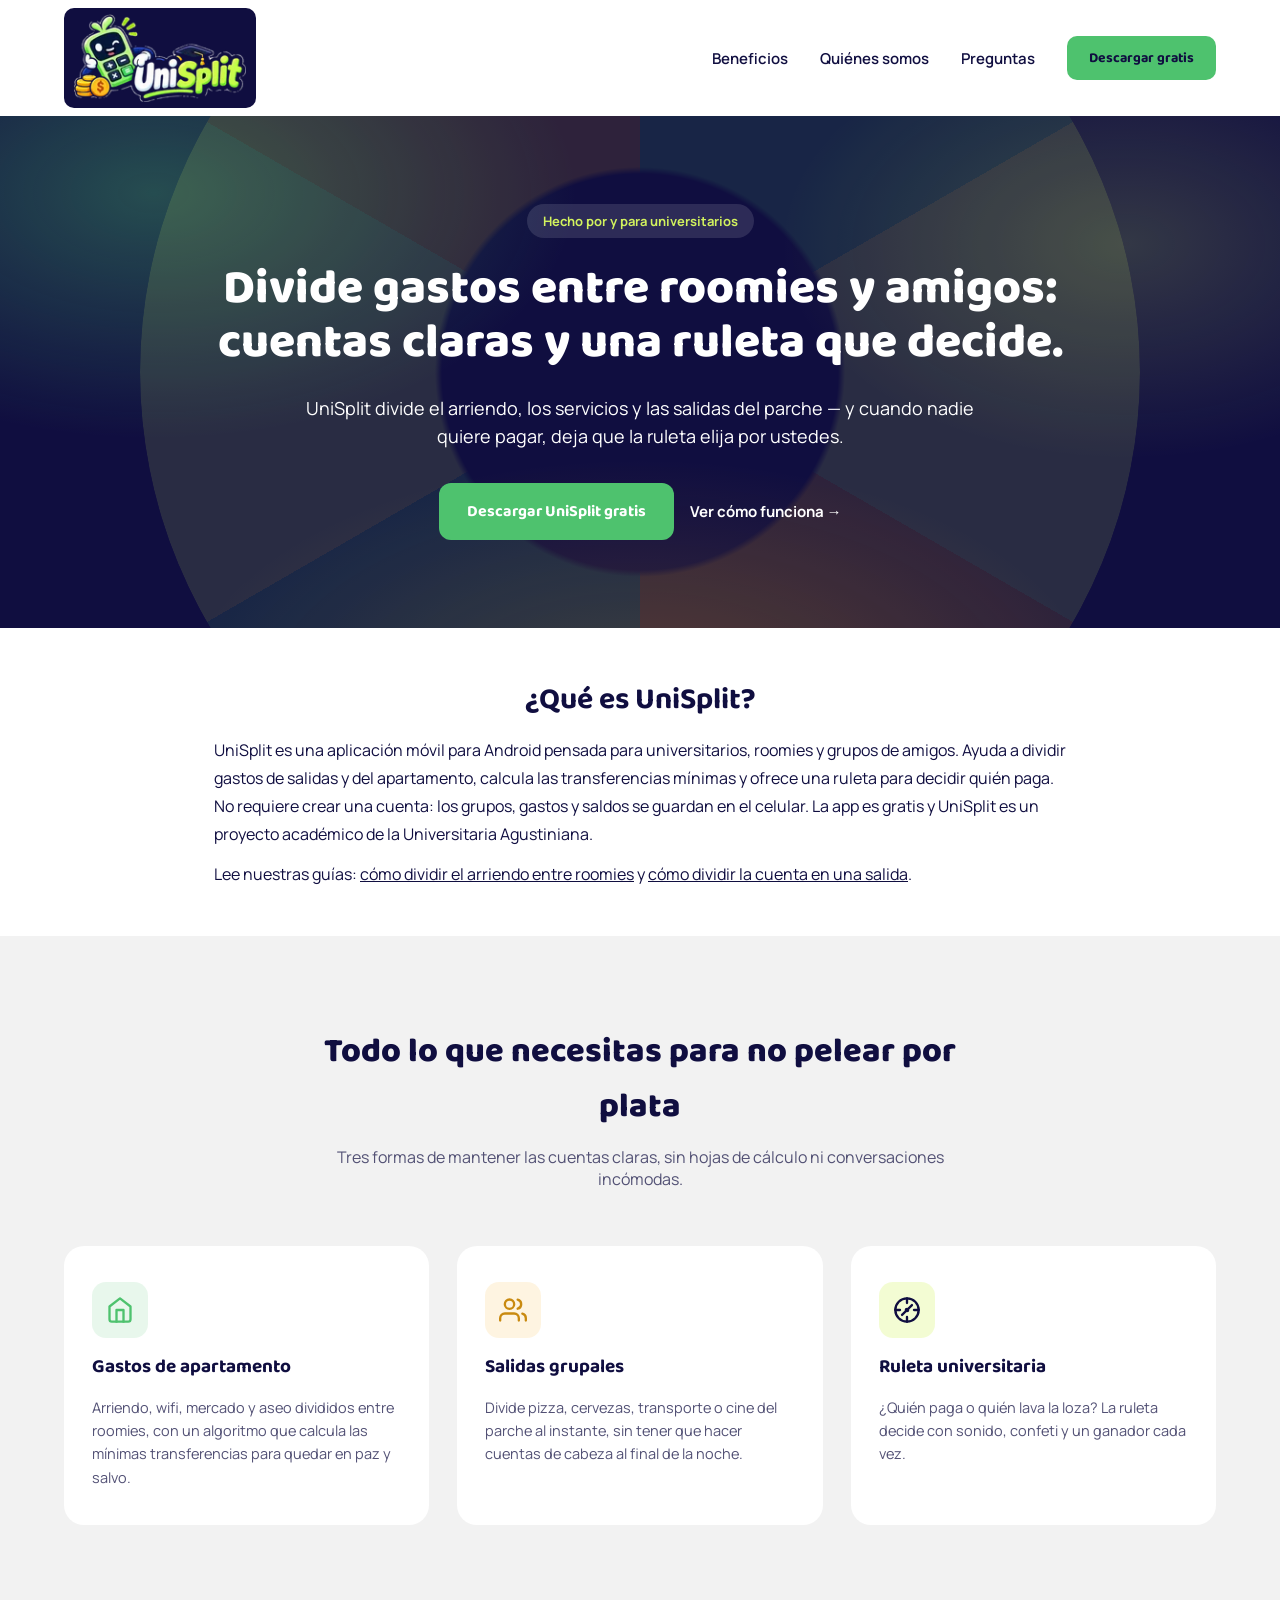
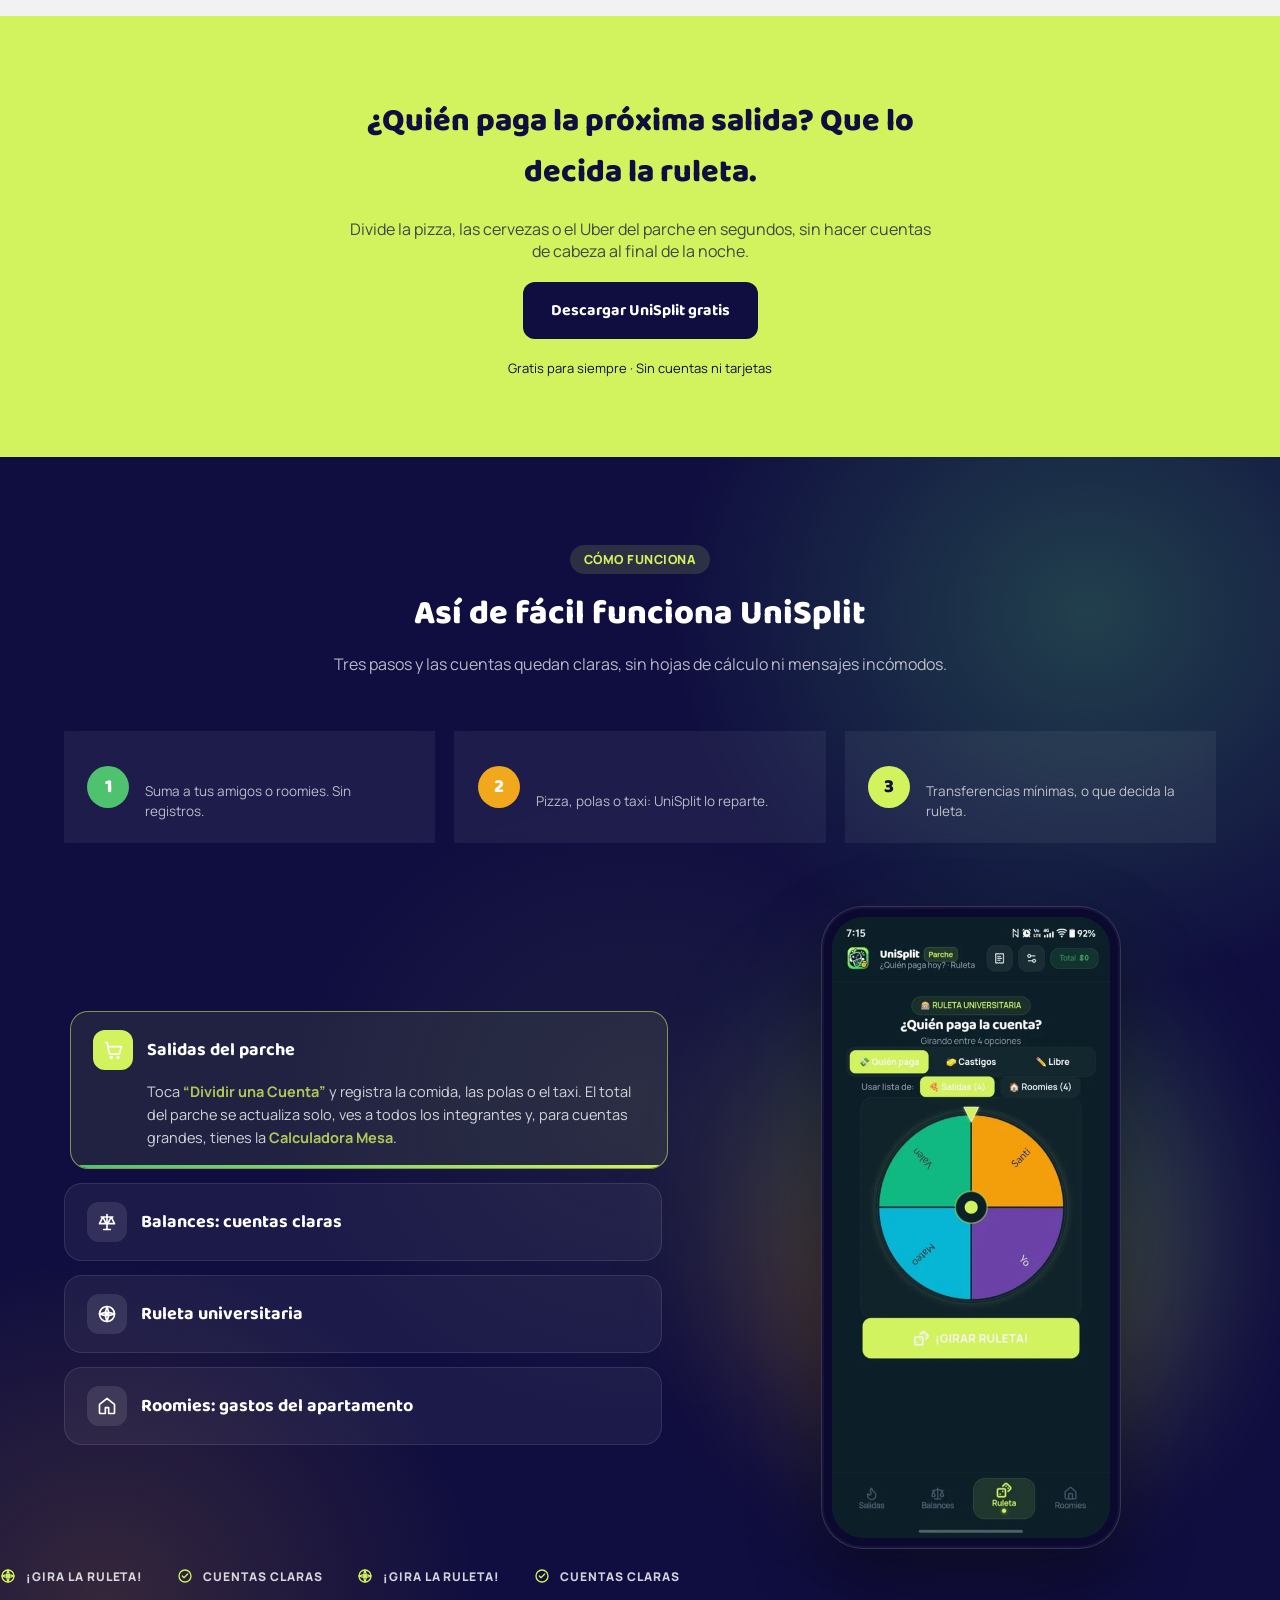
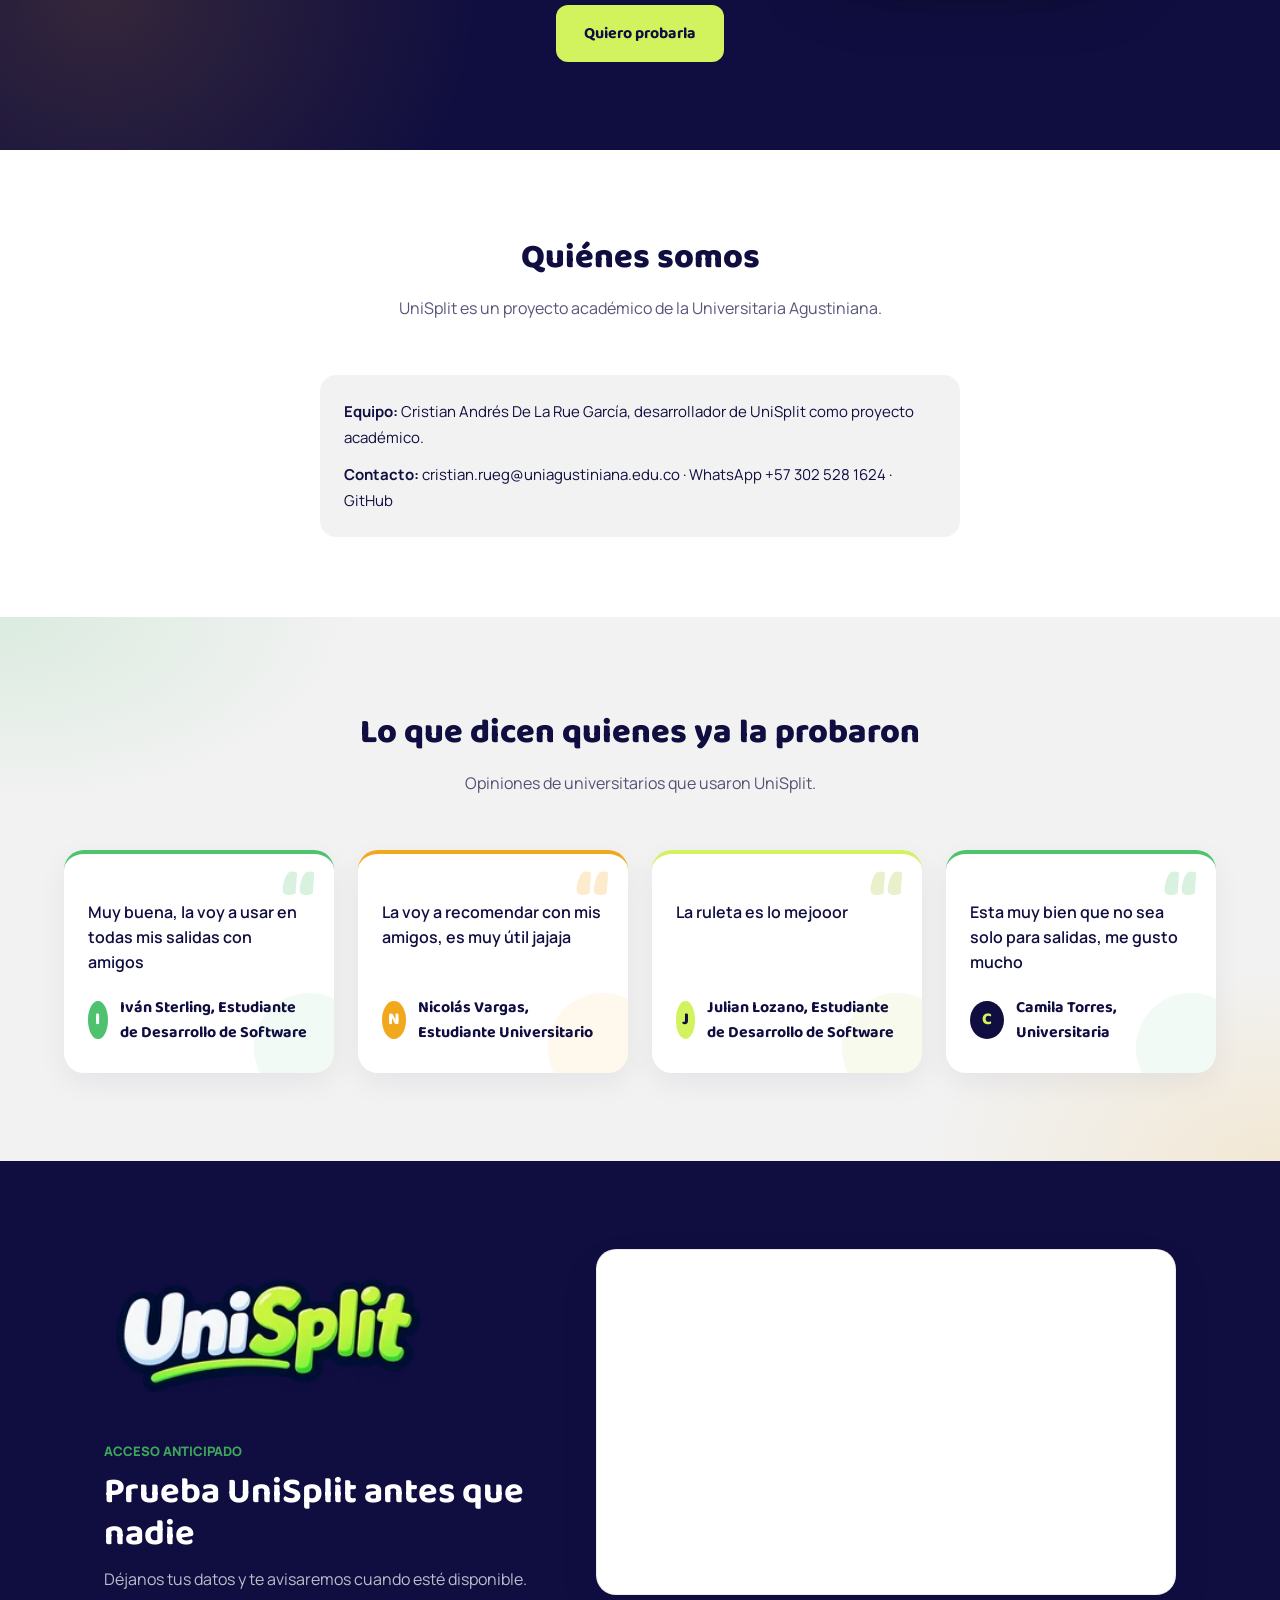
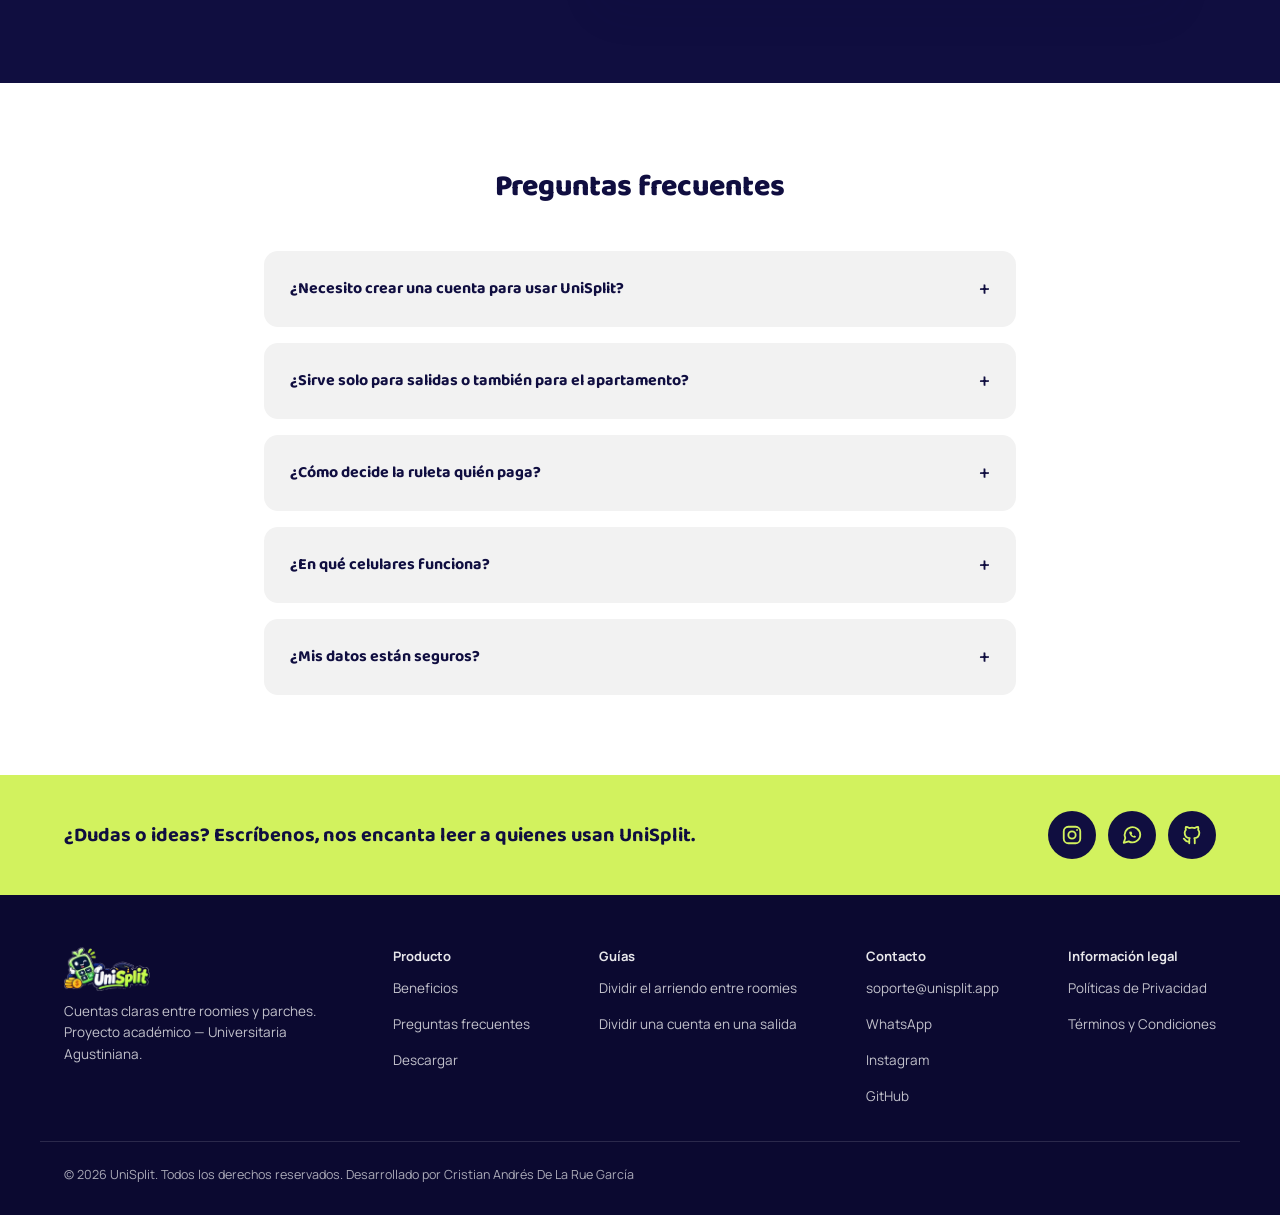
<file: index.html>
<!doctype html>
<html lang="es">
<head>
<meta charset="UTF-8">
<meta name="viewport" content="width=device-width, initial-scale=1.0">
<meta name="theme-color" content="#100E40">
<title>UniSplit: App para dividir gastos de roomies</title>
<meta name="description" content="UniSplit es una app para Android para dividir gastos de salidas y del apartamento entre roomies y amigos; organiza balances y guarda datos en tu celular.">
<link rel="canonical" href="https://landingpageunisplit.netlify.app/" />
<meta name="robots" content="index, follow, max-image-preview:large, max-snippet:-1, max-video-preview:-1" />
<link rel="sitemap" type="application/xml" title="Sitemap" href="sitemap.xml" />
<meta property="og:title" content="UniSplit — App para dividir gastos entre roomies y amigos (Android)">
<meta property="og:description" content="App para Android para dividir gastos de salidas y del apartamento entre roomies y amigos. Calcula transferencias mínimas y guarda datos en tu celular.">
<meta property="og:site_name" content="UniSplit">
<meta property="og:type" content="website">
<meta property="og:url" content="https://landingpageunisplit.netlify.app/">
<meta property="og:image" content="https://landingpageunisplit.netlify.app/assets/og-unisplit.jpg">
<meta property="og:image:width" content="1200">
<meta property="og:image:height" content="630">
<meta property="og:image:alt" content="UniSplit, app para dividir gastos entre roomies y amigos">
<meta property="og:locale" content="es_CO">
<meta name="twitter:card" content="summary_large_image">
<meta name="twitter:title" content="UniSplit — App para dividir gastos entre roomies y amigos (Android)">
<meta name="twitter:description" content="App para Android para dividir gastos de salidas y del apartamento entre roomies y amigos. Calcula transferencias mínimas y guarda datos en tu celular.">
<meta name="twitter:image" content="https://landingpageunisplit.netlify.app/assets/og-unisplit.jpg">
<meta name="twitter:image:alt" content="UniSplit, app para dividir gastos entre roomies y amigos">
<script type="application/ld+json">
{
  "@context": "https://schema.org",
  "@graph": [
    {
      "@type": "WebSite",
      "name": "UniSplit",
      "url": "https://landingpageunisplit.netlify.app/",
      "inLanguage": "es-CO",
      "publisher": {
        "@id": "https://landingpageunisplit.netlify.app/#organization"
      }
    },
    {
      "@type": "Organization",
      "@id": "https://landingpageunisplit.netlify.app/#organization",
      "name": "UniSplit",
      "url": "https://landingpageunisplit.netlify.app/",
      "logo": "https://landingpageunisplit.netlify.app/assets/logo-header.webp",
      "email": "cristian.rueg@uniagustiniana.edu.co",
      "telephone": "+57 302 528 1624",
      "sameAs": [
        "https://github.com/ANDRESDLRG2007/Division-grupal",
        "https://www.instagram.com/andres_8dlrg/"
      ]
    },
    {
      "@type": "SoftwareApplication",
      "@id": "https://landingpageunisplit.netlify.app/#app",
      "name": "UniSplit",
      "applicationCategory": "FinanceApplication",
      "operatingSystem": "Android",
      "description": "App para Android para dividir gastos de salidas y del apartamento entre roomies y amigos.",
      "url": "https://landingpageunisplit.netlify.app/",
      "inLanguage": "es-CO",
      "publisher": {
        "@id": "https://landingpageunisplit.netlify.app/#organization"
      },
      "offers": {
        "@type": "Offer",
        "price": 0,
        "priceCurrency": "COP"
      },
      "featureList": [
        "División de gastos de salidas grupales",
        "Organización de gastos de apartamento entre roomies",
        "Balances y cálculo de transferencias mínimas",
        "Ruleta para decidir quién paga"
      ],
      "screenshot": [
        "https://landingpageunisplit.netlify.app/assets/app-salidas-480.webp",
        "https://landingpageunisplit.netlify.app/assets/app-roomies-480.webp",
        "https://landingpageunisplit.netlify.app/assets/app-balances-480.webp",
        "https://landingpageunisplit.netlify.app/assets/app-ruleta-480.webp"
      ],
      "author": {
        "@id": "https://landingpageunisplit.netlify.app/#person"
      },
      "contactPoint": {
        "@type": "ContactPoint",
        "contactType": "customer support",
        "email": "cristian.rueg@uniagustiniana.edu.co",
        "availableLanguage": "es"
      }
    },
    {
      "@type": "Person",
      "@id": "https://landingpageunisplit.netlify.app/#person",
      "name": "Cristian Andrés De La Rue García",
      "alumniOf": {
        "@type": "CollegeOrUniversity",
        "name": "Universitaria Agustiniana"
      },
      "email": "cristian.rueg@uniagustiniana.edu.co",
      "sameAs": [
        "https://github.com/ANDRESDLRG2007",
        "https://www.instagram.com/andres_8dlrg/"
      ],
      "url": "https://github.com/ANDRESDLRG2007/Division-grupal"
    },
    {
      "@type": "FAQPage",
      "mainEntity": [
        {
          "@type": "Question",
          "name": "¿Necesito crear una cuenta para usar UniSplit?",
          "acceptedAnswer": {
            "@type": "Answer",
            "text": "No. UniSplit funciona directamente en tu celular y guarda tus grupos, gastos y saldos en el dispositivo, sin registros ni contraseñas."
          }
        },
        {
          "@type": "Question",
          "name": "¿Sirve solo para salidas o también para el apartamento?",
          "acceptedAnswer": {
            "@type": "Answer",
            "text": "Sirve para las dos cosas. El modo \"El parche\" está pensado para salidas puntuales, y el modo \"Apartamento\" para gastos fijos como arriendo y servicios entre roomies."
          }
        },
        {
          "@type": "Question",
          "name": "¿Cómo decide la ruleta quién paga?",
          "acceptedAnswer": {
            "@type": "Answer",
            "text": "Escoge al azar entre los participantes de la salida o el gasto, con sonido y confeti al final. También puedes usarla para repartir tareas o retos."
          }
        },
        {
          "@type": "Question",
          "name": "¿En qué celulares funciona?",
          "acceptedAnswer": {
            "@type": "Answer",
            "text": "Por ahora está disponible como aplicación para Android, descargable directamente desde esta página."
          }
        },
        {
          "@type": "Question",
          "name": "¿Mis datos están seguros?",
          "acceptedAnswer": {
            "@type": "Answer",
            "text": "Sí. Como todo se guarda en tu propio celular, nadie más tiene acceso a tus gastos ni a los de tu grupo."
          }
        }
      ]
    }
  ]
}
</script>
<link rel="icon" type="image/webp" href="assets/calculadora.webp">
<link rel="preload" as="image" href="assets/logo-header-180.webp" imagesrcset="assets/logo-header-180.webp 1x, assets/logo-header.webp 2x" fetchpriority="high">
<link rel="preload" href="assets/fonts/baloo-2-latin.woff2" as="font" type="font/woff2" crossorigin>
<link rel="preload" href="assets/fonts/manrope-latin.woff2" as="font" type="font/woff2" crossorigin>
<style>
:root{--azul-noche:#100E40;--verde:#4EC26E;--verde-hover:#3DA85B;--lima:#D2F25E;--naranja:#F2A81D;--gris:#F2F2F2;--blanco:#FFF;--font-display:'Baloo 2',sans-serif;--font-body:'Manrope',sans-serif}
*{box-sizing:border-box}
body{margin:0;background:var(--gris);font-family:var(--font-body);color:var(--azul-noche)}
.container{width:100%;max-width:1200px;margin:0 auto;padding:0 24px}
h1,h2,h3,.logo,.btn{font-family:var(--font-display)}
a{text-decoration:none;color:inherit}
.btn{display:inline-flex;align-items:center;justify-content:center;font-size:16px;font-weight:700;padding:16px 28px;border:0;border-radius:12px;cursor:pointer}
.btn--sm{padding:11px 22px;font-size:14px;border-radius:10px}
.btn--green{background:var(--verde);color:var(--blanco)}
.link-arrow{font-size:15px;font-weight:700}
.header{position:sticky;top:0;z-index:10;background:var(--blanco)}
.header__inner{height:116px;display:flex;align-items:center;justify-content:space-between}
.logo{display:flex;align-items:center}
.header .logo{padding:6px 10px;border-radius:10px;background:var(--azul-noche)}
.header .logo-img{display:block;width:auto;height:88px}
.nav{display:flex;align-items:center;gap:32px}
.nav a:not(.btn){color:var(--azul-noche);font-size:15px;font-weight:600}
.header .btn--green{color:var(--azul-noche)}
.hero{position:relative;overflow:hidden;color:var(--blanco);background:radial-gradient(55% 80% at 12% 15%,rgba(78,194,110,.35),transparent 60%),radial-gradient(45% 70% at 88% 25%,rgba(210,242,94,.18),transparent 60%),radial-gradient(60% 80% at 50% 115%,rgba(242,168,29,.2),transparent 60%),var(--azul-noche)}
.hero::before{content:"";position:absolute;top:50%;left:50%;width:min(1000px,140vw);aspect-ratio:1;border-radius:50%;background:conic-gradient(var(--verde) 0 60deg,var(--lima) 60deg 120deg,var(--naranja) 120deg 180deg,var(--verde) 180deg 240deg,var(--lima) 240deg 300deg,var(--naranja) 300deg 360deg);-webkit-mask:radial-gradient(circle,transparent 28%,#000 29%);mask:radial-gradient(circle,transparent 28%,#000 29%);opacity:.13;transform:translate(-50%,-50%);animation:girar-ruleta 60s linear infinite;pointer-events:none}
.hero__inner{position:relative;z-index:1;padding:88px 24px}
.hero__copy{display:flex;max-width:860px;margin:0 auto;flex-direction:column;align-items:center;gap:24px;text-align:center}
.badge{align-self:flex-start;border-radius:999px;padding:8px 16px;background:var(--gris);font-size:13px;font-weight:700}
.hero .badge{align-self:center;background:rgba(255,255,255,.12);color:var(--lima)}
.hero__copy h1{margin:0;font-size:48px;font-weight:800;line-height:1.12}
.hero__copy p{max-width:680px;margin:0;font-size:18px;line-height:1.6;opacity:.75}
.hero__actions{display:flex;flex-wrap:wrap;align-items:center;justify-content:center;gap:16px;margin-top:8px}
.hero__actions .link-arrow{color:var(--blanco)}
@keyframes girar-ruleta{to{transform:translate(-50%,-50%) rotate(360deg)}}
@media(prefers-reduced-motion:reduce){.hero::before{animation:none}}
@media(max-width:900px){.nav a:not(.btn){display:none}.hero__inner{padding:56px 24px}.hero__copy h1{font-size:36px}}
.benefits{min-height:680px;background:var(--gris);padding:88px 0}
.section-head{max-width:640px;margin:0 auto 56px;text-align:center}
.section-head h2{margin:0 0 12px;font-size:34px;font-weight:800}
.section-head p{margin:0;font-size:16px;opacity:.7}
.benefits__grid{display:grid;grid-template-columns:repeat(3,minmax(0,1fr));gap:28px}
.benefit-card{display:flex;flex-direction:column;gap:14px;padding:36px 28px;border-radius:20px;background:var(--blanco);transition:transform .22s ease,box-shadow .22s ease}
.benefit-card__icon{display:flex;width:56px;height:56px;flex-shrink:0;align-items:center;justify-content:center;border-radius:14px}
.benefit-icon{width:28px;height:28px;flex-shrink:0}
.benefit-card__icon--green{background:rgba(78,194,110,.13);color:#4EC26E}
.benefit-card__icon--orange{background:rgba(242,168,29,.13);color:#C98A10}
.benefit-card__icon--lime{background:rgba(210,242,94,.27);color:var(--azul-noche)}
.benefit-card h3{margin:0;font-size:19px;font-weight:700}
.benefit-card p{margin:0;font-size:14.5px;line-height:1.6;opacity:.72}
@media(min-width:901px) and (max-width:1100px){.benefits{min-height:720px}}
@media(max-width:900px){.benefits{min-height:830px}}
@media(max-width:600px){.benefits{min-height:clamp(1280px,calc(2010px - 122vw),1620px)}.benefits__grid{grid-template-columns:1fr}}
.app-summary{padding:48px 0;background:#fff}.app-summary__content{max-width:900px}.app-summary h2{margin:0 0 12px;font-size:30px;text-align:center}.app-summary p{margin:0;font-size:16px;line-height:1.75}
</style>
<link rel="stylesheet" href="styles.css" media="print" onload="this.media='all';this.onload=null">
  <noscript><link rel="stylesheet" href="styles.css"></noscript>
<link rel="stylesheet" href="animations.css" media="print" onload="this.media='all';this.onload=null">
  <noscript><link rel="stylesheet" href="animations.css"></noscript>
</head>
<body>
<!-- Google Tag Manager (noscript) -->
<noscript><iframe src="https://www.googletagmanager.com/ns.html?id=GTM-WFJHMZXH"
height="0" width="0" style="display:none;visibility:hidden"></iframe></noscript>
<!-- End Google Tag Manager (noscript) -->

<header class="header">
  <div class="container header__inner">
    <a href="/" class="logo" aria-label="UniSplit — Inicio">
      <img src="assets/logo-header-180.webp" srcset="assets/logo-header-180.webp 1x, assets/logo-header.webp 2x" class="logo-img" width="172" height="88" fetchpriority="high" alt="Logotipo de UniSplit">
    </a>
    <nav class="nav" aria-label="Navegación principal">
      <a href="#beneficios">Beneficios</a>
      <a href="#quienes-somos">Quiénes somos</a>
      <a href="#faq">Preguntas</a>
      <a href="#formulario" class="btn btn--sm btn--green">Descargar gratis</a>
    </nav>
  </div>
</header>

<main>

  <!-- 1. HERO -->
  <section class="hero">
    <div class="container hero__inner">
      <div class="hero__copy">
        <span class="badge">Hecho por y para universitarios</span>
        <h1>Divide gastos entre roomies y amigos: cuentas claras y una ruleta que decide.</h1>
        <p>UniSplit divide el arriendo, los servicios y las salidas del parche — y cuando nadie quiere pagar, deja que la ruleta elija por ustedes.</p>
        <div class="hero__actions">
          <a href="#formulario" id="btn-cta-principal" class="btn btn--green">Descargar UniSplit gratis</a>
          <a href="#como-funciona" class="link-arrow">Ver cómo funciona →</a>
        </div>
      </div>
    </div>
  </section>

  <section class="app-summary" aria-labelledby="app-summary-title">
    <div class="container app-summary__content">
      <h2 id="app-summary-title">¿Qué es UniSplit?</h2>
      <p>UniSplit es una aplicación móvil para Android pensada para universitarios, roomies y grupos de amigos. Ayuda a dividir gastos de salidas y del apartamento, calcula las transferencias mínimas y ofrece una ruleta para decidir quién paga. No requiere crear una cuenta: los grupos, gastos y saldos se guardan en el celular. La app es gratis y UniSplit es un proyecto académico de la Universitaria Agustiniana.</p>
      <p style="margin-top:12px">Lee nuestras guías: <a href="como-dividir-el-arriendo-entre-roomies.html"><span style="text-decoration: underline;">cómo dividir el arriendo entre roomies</span></a> y <a href="como-dividir-la-cuenta-en-una-salida.html"><span style="text-decoration: underline;">cómo dividir la cuenta en una salida</span></a>.</p>
    </div>
  </section>

    <!-- 2. BENEFICIOS -->
  <section class="benefits" id="beneficios">
    <div class="container">
      <div class="section-head" data-animate>
        <h2>Todo lo que necesitas para no pelear por plata</h2>
        <p>Tres formas de mantener las cuentas claras, sin hojas de cálculo ni conversaciones incómodas.</p>
      </div>
      <div class="benefits__grid">
        <article class="benefit-card" data-animate>
          <div class="benefit-card__icon benefit-card__icon--green">
            <svg class="benefit-icon" viewBox="0 0 24 24" fill="none" stroke="currentColor" stroke-width="2" stroke-linecap="round" stroke-linejoin="round" aria-hidden="true">
              <path d="M3 9l9-7 9 7v11a2 2 0 0 1-2 2H5a2 2 0 0 1-2-2z"/>
              <polyline points="9 22 9 12 15 12 15 22"/>
            </svg>
          </div>
          <h3>Gastos de apartamento</h3>
          <p>Arriendo, wifi, mercado y aseo divididos entre roomies, con un algoritmo que calcula las mínimas transferencias para quedar en paz y salvo.</p>
        </article>
        <article class="benefit-card" data-animate data-delay="1">
          <div class="benefit-card__icon benefit-card__icon--orange">
            <svg class="benefit-icon" viewBox="0 0 24 24" fill="none" stroke="currentColor" stroke-width="2" stroke-linecap="round" stroke-linejoin="round" aria-hidden="true">
              <path d="M17 21v-2a4 4 0 0 0-4-4H5a4 4 0 0 0-4 4v2"/>
              <circle cx="9" cy="7" r="4"/>
              <path d="M23 21v-2a4 4 0 0 0-3-3.87"/>
              <path d="M16 3.13a4 4 0 0 1 0 7.75"/>
            </svg>
          </div>
          <h3>Salidas grupales</h3>
          <p>Divide pizza, cervezas, transporte o cine del parche al instante, sin tener que hacer cuentas de cabeza al final de la noche.</p>
        </article>
        <article class="benefit-card" data-animate data-delay="2">
          <div class="benefit-card__icon benefit-card__icon--lime">
            <svg class="benefit-icon" viewBox="0 0 24 24" fill="none" stroke="currentColor" stroke-width="2" stroke-linecap="round" stroke-linejoin="round" aria-hidden="true">
              <circle cx="12" cy="12" r="10"/>
              <line x1="12" y1="2" x2="12" y2="6"/>
              <line x1="12" y1="18" x2="12" y2="22"/>
              <line x1="2" y1="12" x2="6" y2="12"/>
              <line x1="18" y1="12" x2="22" y2="12"/>
              <path d="M12 12 L16.24 7.76"/>
              <path d="M12 12 L7.76 16.24"/>
              <circle cx="12" cy="12" r="2" fill="currentColor" stroke="none"/>
            </svg>
          </div>
          <h3>Ruleta universitaria</h3>
          <p>¿Quién paga o quién lava la loza? La ruleta decide con sonido, confeti y un ganador cada vez.</p>
        </article>
      </div>
    </div>
  </section>

  <!-- 3. CTA -->
  <section class="cta">
    <div class="container cta__inner" data-animate>
      <h2>¿Quién paga la próxima salida? Que lo decida la ruleta.</h2>
      <p>Divide la pizza, las cervezas o el Uber del parche en segundos, sin hacer cuentas de cabeza al final de la noche.</p>
      <a href="#formulario" id="btn-cta-final" class="btn btn--green">Descargar UniSplit gratis</a>
      <div class="cta__fineprint">Gratis para siempre · Sin cuentas ni tarjetas</div>
    </div>
  </section>

  <!-- 4. EXPLICACIÓN / CÓMO FUNCIONA -->
  <section class="howto" id="como-funciona">
    <div class="container">
      <div class="section-head" data-animate>
        <span class="howto__eyebrow">Cómo funciona</span>
        <h2>Así de fácil funciona UniSplit</h2>
        <p>Tres pasos y las cuentas quedan claras, sin hojas de cálculo ni mensajes incómodos.</p>
      </div>

      <ol class="quick-steps">
        <li class="quick-step" data-animate>
          <span class="quick-step__num">1</span>
          <div><h3>Crea tu grupo</h3><p>Suma a tus amigos o roomies. Sin registros.</p></div>
        </li>
        <li class="quick-step" data-animate data-delay="1">
          <span class="quick-step__num">2</span>
          <div><h3>Agrega un gasto</h3><p>Pizza, polas o taxi: UniSplit lo reparte.</p></div>
        </li>
        <li class="quick-step" data-animate data-delay="2">
          <span class="quick-step__num">3</span>
          <div><h3>Mira quién paga</h3><p>Transferencias mínimas, o que decida la ruleta.</p></div>
        </li>
      </ol>

      <!-- Carrusel automático de pantallas. Lo controla showcase.js -->
      <div class="showcase" data-showcase data-animate>
        <div class="showcase__stage">
          <div class="showcase__glow" aria-hidden="true"></div>
          <span class="showcase__chip showcase__chip--a" aria-hidden="true">
            <svg viewBox="0 0 24 24" fill="none" stroke="currentColor" stroke-width="2" stroke-linecap="round" stroke-linejoin="round"><circle cx="12" cy="12" r="9"/><circle cx="12" cy="12" r="2"/><path d="m12 3 2 7-2 2-2-2 2-7ZM21 12l-7 2-2-2 2-2 7 2ZM12 21l-2-7 2-2 2 2-2 7ZM3 12l7-2 2 2-2 2-7-2Z"/></svg>
            <span>¡Gira la ruleta!</span>
          </span>
          <span class="showcase__chip showcase__chip--b" aria-hidden="true">
            <svg viewBox="0 0 24 24" fill="none" stroke="currentColor" stroke-width="2" stroke-linecap="round" stroke-linejoin="round"><circle cx="12" cy="12" r="9"/><path d="m8 12 2.5 2.5L16 9"/></svg>
            <span>Cuentas claras</span>
          </span>
          <div class="showcase__phone">
            <div class="showcase__screen">
              <img class="showcase__shot is-active" src="assets/app-salidas-480.webp" srcset="assets/app-salidas-480.webp 480w, assets/app-salidas-640.webp 640w" sizes="240px" width="480" height="1072" loading="lazy" decoding="async" alt="Captura de UniSplit con el total de una salida, participantes y gastos compartidos">
              <img class="showcase__shot" src="assets/app-balances-480.webp" srcset="assets/app-balances-480.webp 480w, assets/app-balances-640.webp 640w" sizes="240px" width="480" height="1072" loading="lazy" decoding="async" alt="Captura del balance de UniSplit con saldos y transferencias pendientes entre amigos">
              <img class="showcase__shot" src="assets/app-ruleta-480.webp" srcset="assets/app-ruleta-480.webp 480w, assets/app-ruleta-640.webp 640w" sizes="240px" width="480" height="1072" loading="lazy" decoding="async" alt="Captura de la ruleta de UniSplit para decidir quién paga">
              <img class="showcase__shot" src="assets/app-roomies-480.webp" srcset="assets/app-roomies-480.webp 480w, assets/app-roomies-640.webp 640w" sizes="240px" width="480" height="1072" loading="lazy" decoding="async" alt="Captura de UniSplit con gastos del apartamento compartidos entre roomies">
            </div>
          </div>
        </div>

        <div class="showcase__tabs" role="tablist" aria-label="Pantallas de la app">
          <button class="showcase__tab is-active" type="button" role="tab" aria-selected="true">
            <span class="showcase__head"><span class="showcase__icon" aria-hidden="true"><svg viewBox="0 0 24 24" fill="none" stroke="currentColor" stroke-width="2" stroke-linecap="round" stroke-linejoin="round"><path d="M3 3h2l2.4 12.4a2 2 0 0 0 2 1.6h8.8a2 2 0 0 0 2-1.6L22 8H6"/><circle cx="10" cy="21" r="1"/><circle cx="18" cy="21" r="1"/></svg></span><span class="showcase__title">Salidas del parche</span></span>
            <span class="showcase__body"><span class="showcase__text">Toca <strong>“Dividir una Cuenta”</strong> y registra la comida, las polas o el taxi. El total del parche se actualiza solo, ves a todos los integrantes y, para cuentas grandes, tienes la <strong>Calculadora Mesa</strong>.</span></span>
            <span class="showcase__bar"></span>
          </button>
          <button class="showcase__tab" type="button" role="tab" aria-selected="false">
            <span class="showcase__head"><span class="showcase__icon" aria-hidden="true"><svg viewBox="0 0 24 24" fill="none" stroke="currentColor" stroke-width="2" stroke-linecap="round" stroke-linejoin="round"><path d="M12 3v18M5 6h14M7 6l-4 8h8L7 6ZM17 6l-4 8h8l-4-8ZM8 21h8"/></svg></span><span class="showcase__title">Balances: cuentas claras</span></span>
            <span class="showcase__body"><span class="showcase__text">Mira el total de salidas, cuánto falta <strong>por liquidar</strong> y las <strong>transferencias pendientes</strong>: quién le debe a quién. También ves el consumo total por amigo, con liquidación y cobro por Nequi.</span></span>
            <span class="showcase__bar"></span>
          </button>
          <button class="showcase__tab" type="button" role="tab" aria-selected="false">
            <span class="showcase__head"><span class="showcase__icon" aria-hidden="true"><svg viewBox="0 0 24 24" fill="none" stroke="currentColor" stroke-width="2" stroke-linecap="round" stroke-linejoin="round"><circle cx="12" cy="12" r="9"/><circle cx="12" cy="12" r="2"/><path d="m12 3 2 7-2 2-2-2 2-7ZM21 12l-7 2-2-2 2-2 7 2ZM12 21l-2-7 2-2 2 2-2 7ZM3 12l7-2 2 2-2 2-7-2Z"/></svg></span><span class="showcase__title">Ruleta universitaria</span></span>
            <span class="showcase__body"><span class="showcase__text">¿Nadie quiere pagar? Elige entre <strong>Quién paga</strong>, <strong>Castigos</strong> o <strong>Libre</strong>, usa la lista de Salidas o de Roomies y toca <strong>“¡Girar ruleta!”</strong>. La suerte decide.</span></span>
            <span class="showcase__bar"></span>
          </button>
          <button class="showcase__tab" type="button" role="tab" aria-selected="false">
            <span class="showcase__head"><span class="showcase__icon" aria-hidden="true"><svg viewBox="0 0 24 24" fill="none" stroke="currentColor" stroke-width="2" stroke-linecap="round" stroke-linejoin="round"><path d="m3 10 9-7 9 7v10a1 1 0 0 1-1 1h-6v-7h-4v7H4a1 1 0 0 1-1-1V10Z"/></svg></span><span class="showcase__title">Roomies: gastos del apartamento</span></span>
            <span class="showcase__body"><span class="showcase__text">Registra el arriendo, los servicios y el mercado con <strong>“Registrar Gasto”</strong>. Ves el total del mes, a tus roomies y el historial de gastos en un solo lugar.</span></span>
            <span class="showcase__bar"></span>
          </button>
        </div>
      </div>

      <div class="howto__cta" data-animate>
        <a href="#formulario" class="btn btn--lime">Quiero probarla</a>
      </div>
    </div>
  </section>

  <section class="about-us" id="quienes-somos">
    <div class="container about-us__inner">
      <div class="section-head">
        <h2>Quiénes somos</h2>
        <p>UniSplit es un proyecto académico de la Universitaria Agustiniana.</p>
      </div>
      <div class="about-us__details">
        <p><strong>Equipo:</strong> Cristian Andrés De La Rue García, desarrollador de UniSplit como proyecto académico.</p>
        <p><strong>Contacto:</strong> <a href="mailto:cristian.rueg@uniagustiniana.edu.co">cristian.rueg@uniagustiniana.edu.co</a> · <a href="https://wa.me/573025281624">WhatsApp +57 302 528 1624</a> · <a href="https://github.com/ANDRESDLRG2007/Division-grupal">GitHub</a></p>
      </div>
    </div>
  </section>

  <!-- 5. TESTIMONIOS -->
  <section class="testimonials" id="testimonios">
    <div class="container">
      <div class="section-head" data-animate>
        <h2>Lo que dicen quienes ya la probaron</h2>
        <p>Opiniones de universitarios que usaron UniSplit.</p>
      </div>
      <div class="testimonials__grid">
        <figure class="testimonial-card" data-animate>
          <span class="testimonial-card__mark" aria-hidden="true">“</span>
          <blockquote>Muy buena, la voy a usar en todas mis salidas con amigos</blockquote>
          <figcaption><span class="testimonial-card__avatar" aria-hidden="true">I</span>Iván Sterling, Estudiante de Desarrollo de Software</figcaption>
        </figure>
        <figure class="testimonial-card" data-animate data-delay="1">
          <span class="testimonial-card__mark" aria-hidden="true">“</span>
          <blockquote>La voy a recomendar con mis amigos, es muy útil jajaja</blockquote>
          <figcaption><span class="testimonial-card__avatar" aria-hidden="true">N</span>Nicolás Vargas, Estudiante Universitario</figcaption>
        </figure>
        <figure class="testimonial-card" data-animate data-delay="2">
          <span class="testimonial-card__mark" aria-hidden="true">“</span>
          <blockquote>La ruleta es lo mejooor</blockquote>
          <figcaption><span class="testimonial-card__avatar" aria-hidden="true">J</span>Julian Lozano, Estudiante de Desarrollo de Software</figcaption>
        </figure>
        <figure class="testimonial-card" data-animate data-delay="1">
          <span class="testimonial-card__mark" aria-hidden="true">“</span>
          <blockquote>Esta muy bien que no sea solo para salidas, me gusto mucho</blockquote>
          <figcaption><span class="testimonial-card__avatar" aria-hidden="true">C</span>Camila Torres, Universitaria</figcaption>
        </figure>
      </div>
    </div>
  </section>

  <!-- 6. CTA 2 = sección del formulario HubSpot.
       Se deja aquí, después de Explicación y Testimonios, para cumplir el orden de la rúbrica.
       NO tocar el id="formulario", el div del formulario ni los scripts de HubSpot. -->
  <section class="signup" id="formulario">
    <div class="container signup__inner">
      <div class="signup__intro">
        <img src="assets/letraslogo-280.webp" srcset="assets/letraslogo-280.webp 1x, assets/letraslogo-560.webp 2x" class="signup__logo" width="280" height="140" loading="lazy" decoding="async" alt="Logotipo tipográfico de UniSplit">
        <span class="signup__eyebrow">Acceso anticipado</span>
        <h2>Prueba UniSplit antes que nadie</h2>
        <p>Déjanos tus datos y te avisaremos cuando esté disponible.</p>
      </div>
      <div class="signup__panel" data-animate>
        <div id="hubspot-form" class="hs-form-frame" data-region="na1" data-form-id="a94d1923-0170-4910-8b1c-b0fee7a1b127" data-portal-id="52180089"></div>
      </div>
    </div>
  </section>

  <!-- 7. FAQ -->
  <section class="faq" id="faq">
    <div class="container container--narrow">
      <h2 class="faq__title" data-animate>Preguntas frecuentes</h2>
      <div class="faq__list">

        <div class="faq-item" data-animate>
          <button class="faq-item__question" aria-expanded="false">
            ¿Necesito crear una cuenta para usar UniSplit?
            <span class="faq-item__icon">+</span>
          </button>
          <div class="faq-item__answer">
            <p>No. UniSplit funciona directamente en tu celular y guarda tus grupos, gastos y saldos en el dispositivo, sin registros ni contraseñas.</p>
          </div>
        </div>

        <div class="faq-item" data-animate data-delay="1">
          <button class="faq-item__question" aria-expanded="false">
            ¿Sirve solo para salidas o también para el apartamento?
            <span class="faq-item__icon">+</span>
          </button>
          <div class="faq-item__answer">
            <p>Sirve para las dos cosas. El modo "El parche" está pensado para salidas puntuales, y el modo "Apartamento" para gastos fijos como arriendo y servicios entre roomies.</p>
          </div>
        </div>

        <div class="faq-item" data-animate data-delay="2">
          <button class="faq-item__question" aria-expanded="false">
            ¿Cómo decide la ruleta quién paga?
            <span class="faq-item__icon">+</span>
          </button>
          <div class="faq-item__answer">
            <p>Escoge al azar entre los participantes de la salida o el gasto, con sonido y confeti al final. También puedes usarla para repartir tareas o retos.</p>
          </div>
        </div>

        <div class="faq-item" data-animate data-delay="1">
          <button class="faq-item__question" aria-expanded="false">
            ¿En qué celulares funciona?
            <span class="faq-item__icon">+</span>
          </button>
          <div class="faq-item__answer">
            <p>Por ahora está disponible como aplicación para Android, descargable directamente desde esta página.</p>
          </div>
        </div>

        <div class="faq-item" data-animate data-delay="2">
          <button class="faq-item__question" aria-expanded="false">
            ¿Mis datos están seguros?
            <span class="faq-item__icon">+</span>
          </button>
          <div class="faq-item__answer">
            <p>Sí. Como todo se guarda en tu propio celular, nadie más tiene acceso a tus gastos ni a los de tu grupo.</p>
          </div>
        </div>

      </div>
    </div>
  </section>

  <!-- 8. PRE-FOOTER -->
  <section class="prefooter" id="prefooter">
    <div class="container prefooter__inner" data-animate>
      <p class="prefooter__text">¿Dudas o ideas? Escríbenos, nos encanta leer a quienes usan UniSplit.</p>
      <div class="prefooter__links">
        <a href="https://www.instagram.com/andres_8dlrg/" class="prefooter__icon" aria-label="Instagram" target="_blank" rel="noopener">
          <svg viewBox="0 0 24 24" fill="none" stroke="currentColor" stroke-width="2" stroke-linecap="round" stroke-linejoin="round" aria-hidden="true"><rect x="3" y="3" width="18" height="18" rx="5"/><circle cx="12" cy="12" r="4"/><circle cx="17.5" cy="6.5" r="1" fill="currentColor" stroke="none"/></svg>
        </a>
        <a href="https://wa.me/573025281624?text=Quiero%20aportar%20en%20el%20proyecto%2C%20estoy%20interesado." class="prefooter__icon" aria-label="WhatsApp">
          <svg viewBox="0 0 24 24" fill="none" stroke="currentColor" stroke-width="2" stroke-linecap="round" stroke-linejoin="round" aria-hidden="true"><path d="M21 11.5a8.5 8.5 0 0 1-12.6 7.4L3 20.5l1.7-5.2A8.5 8.5 0 1 1 21 11.5z"/><path d="M9 8.5c0 3.5 3 6.5 6.5 6.5l1-1.5-2-1-1 .8c-.8-.4-1.6-1.2-2-2l.8-1-1-2z" fill="currentColor" stroke="none"/></svg>
        </a>
        <a href="https://github.com/ANDRESDLRG2007/Division-grupal" class="prefooter__icon" aria-label="GitHub">
          <svg viewBox="0 0 24 24" fill="none" stroke="currentColor" stroke-width="2" stroke-linecap="round" stroke-linejoin="round" aria-hidden="true"><path d="M9 19c-4.3 1.4-4.3-2.5-6-3m12 5v-3.5c0-1 .1-1.4-.5-2 2.8-.3 5.5-1.4 5.5-6a4.6 4.6 0 0 0-1.3-3.2 4.2 4.2 0 0 0-.1-3.2s-1.1-.3-3.5 1.3a12.3 12.3 0 0 0-6.2 0C6.5 2.8 5.4 3.1 5.4 3.1a4.2 4.2 0 0 0-.1 3.2A4.6 4.6 0 0 0 4 9.5c0 4.6 2.7 5.7 5.5 6-.6.6-.6 1.2-.5 2V21"/></svg>
        </a>
      </div>
    </div>
  </section>

</main>

<!-- 9. FOOTER -->
<footer class="footer">
  <div class="container footer__inner">
    <div class="footer__brand">
      <div class="logo logo--footer">
        <img src="assets/logo-header-180.webp" srcset="assets/logo-header-180.webp 1x, assets/logo-header.webp 2x" class="logo-img logo-img--footer" width="180" height="92" loading="lazy" decoding="async" alt="Logotipo de UniSplit">
      </div>
      <p>Cuentas claras entre roomies y parches. Proyecto académico — Universitaria Agustiniana.</p>
    </div>
    <div class="footer__col">
      <span class="footer__col-title">Producto</span>
      <a href="#beneficios">Beneficios</a>
      <a href="#faq">Preguntas frecuentes</a>
      <a href="#formulario">Descargar</a>
    </div>
    <div class="footer__col">
      <span class="footer__col-title">Guías</span>
      <a href="como-dividir-el-arriendo-entre-roomies.html">Dividir el arriendo entre roomies</a>
      <a href="como-dividir-la-cuenta-en-una-salida.html">Dividir una cuenta en una salida</a>
    </div>
    <div class="footer__col">
      <span class="footer__col-title">Contacto</span>
      <a href="mailto:&#115;&#111;&#112;&#111;&#114;&#116;&#101;&#064;&#117;&#110;&#105;&#115;&#112;&#108;&#105;&#116;&#046;&#097;&#112;&#112;">&#115;&#111;&#112;&#111;&#114;&#116;&#101;&#064;&#117;&#110;&#105;&#115;&#112;&#108;&#105;&#116;&#046;&#097;&#112;&#112;</a>
      <a href="https://wa.me/573025281624">WhatsApp</a>
      <a href="https://www.instagram.com/andres_8dlrg/" target="_blank" rel="noopener">Instagram</a>
      <a href="https://github.com/ANDRESDLRG2007/Division-grupal">GitHub</a>
    </div>
    <div class="footer__col">
      <span class="footer__col-title">Información legal</span>
      <a href="privacidad.html">Políticas de Privacidad</a>
      <a href="terminos.html">Términos y Condiciones</a>
    </div>
  </div>
  <div class="container footer__copy">© 2026 UniSplit. Todos los derechos reservados. Desarrollado por Cristian Andrés De La Rue García</div>
</footer>

<div id="download-modal" class="download-modal" role="dialog" aria-modal="true" aria-labelledby="download-modal-title" aria-describedby="download-modal-message" hidden>
  <div class="download-modal__dialog">
    <div class="download-modal__icon" aria-hidden="true">
      <svg viewBox="0 0 48 48" fill="none" xmlns="http://www.w3.org/2000/svg">
        <circle cx="24" cy="24" r="24" fill="#D2F25E"/>
        <path d="M13 25l8 8 14-14" stroke="#100E40" stroke-width="3.5" stroke-linecap="round" stroke-linejoin="round"/>
      </svg>
    </div>
    <h2 id="download-modal-title">¡Gracias por registrarte!</h2>
    <p id="download-modal-message">La descarga de UniSplit está comenzando. ¡Que disfrutes la app!</p>
    <button id="download-modal-close" class="btn btn--green" type="button">Entendido</button>
  </div>
</div>

<!-- Aviso a GTM cuando HubSpot confirma el envío del formulario (evento 5: formulario_enviado).
     Solo empuja al dataLayer; no descarga nada, así que no choca con lo que ya hace script.js. -->
<script>
  window.dataLayer = window.dataLayer || [];
  window.addEventListener('hs-form-event:on-submission:success', function () {
    window.dataLayer.push({ event: 'formulario_enviado' });
  });
</script>

<!-- Google Tag Manager -->
<script>
(function (window, document) {
  var events = ['scroll', 'mousemove', 'touchstart', 'pointerdown', 'keydown'];
  var requested = false;
  var loaded = false;
  var fallbackTimer;

  function injectScripts() {
    if (loaded) return;
    loaded = true;

    window.dataLayer = window.dataLayer || [];
    window.dataLayer.push({ 'gtm.start': Date.now(), event: 'gtm.js' });

    [
      'https://www.googletagmanager.com/gtm.js?id=GTM-WFJHMZXH',
      'https://js.hsforms.net/forms/embed/52180089.js'
    ].forEach(function (src) {
      var script = document.createElement('script');
      script.src = src;
      script.async = true;
      document.head.appendChild(script);
    });
  }

  function requestScripts() {
    if (requested) return;
    requested = true;
    window.clearTimeout(fallbackTimer);
    events.forEach(function (eventName) {
      window.removeEventListener(eventName, requestScripts);
    });

    if (document.readyState === 'loading') {
      document.addEventListener('DOMContentLoaded', injectScripts, { once: true });
    } else {
      injectScripts();
    }
  }

  events.forEach(function (eventName) {
    window.addEventListener(eventName, requestScripts, { once: true, passive: true });
  });
  fallbackTimer = window.setTimeout(requestScripts, 3500);
})(window, document);
</script>
<!-- End Google Tag Manager -->

<script src="script.js" defer></script>
<script src="showcase.js" defer></script>
<script src="animations.js" defer></script>
</body>
</html>
</file>
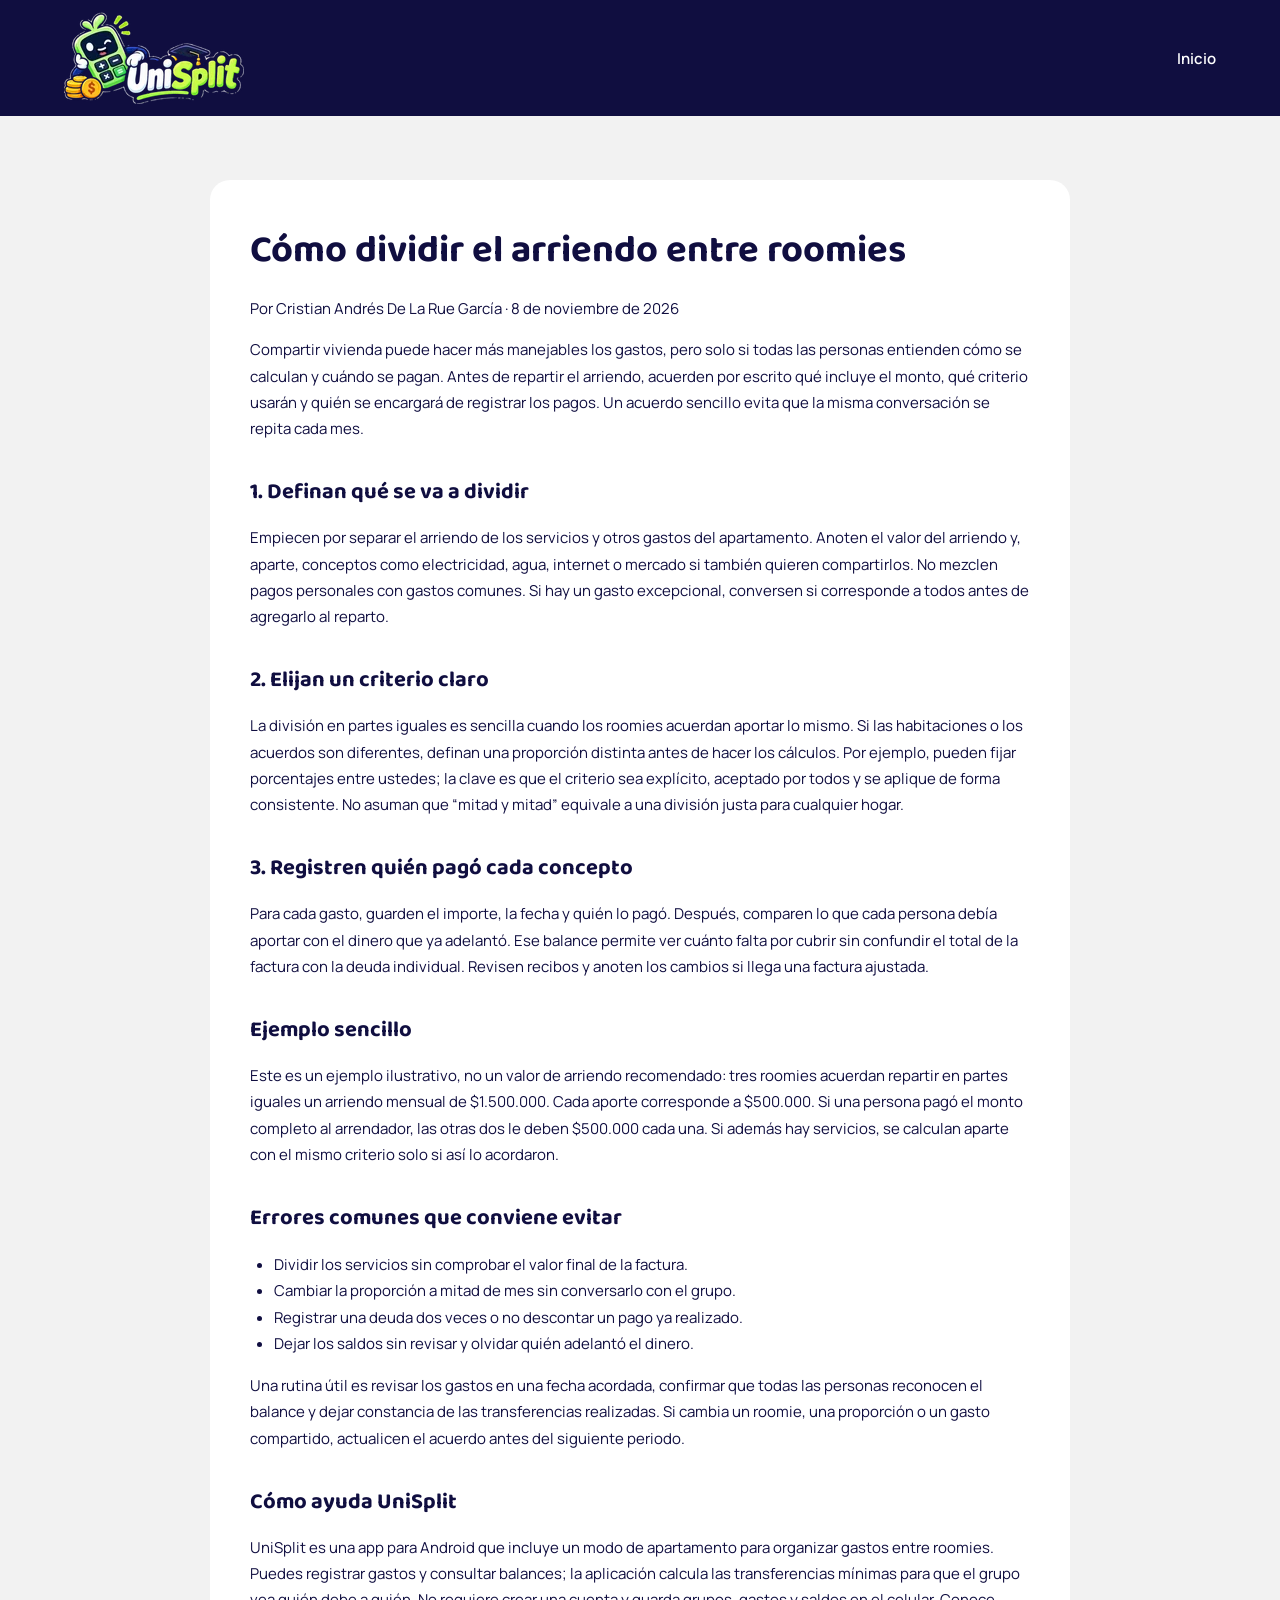
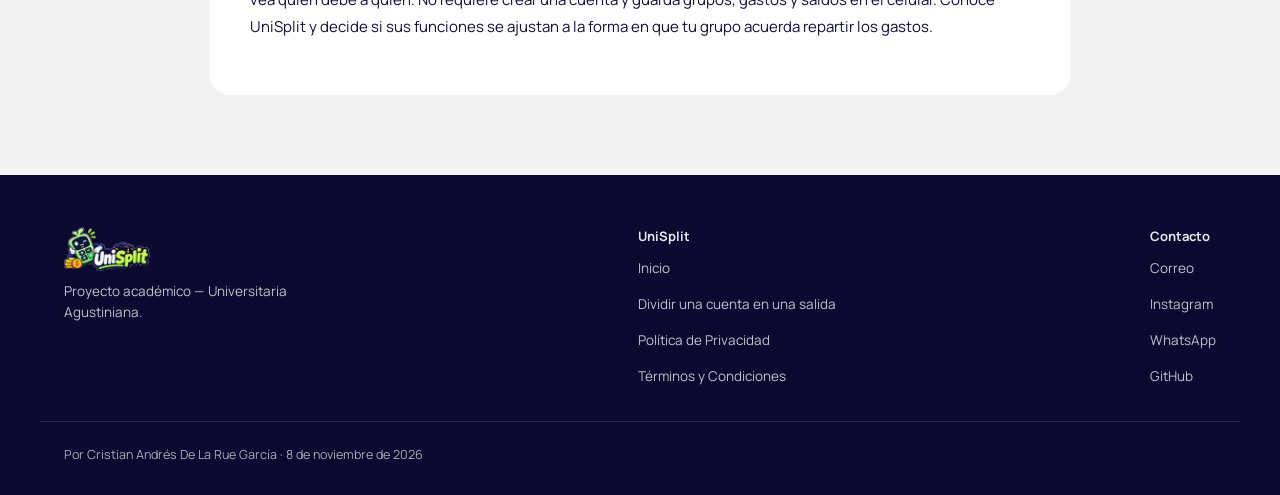
<file: como-dividir-el-arriendo-entre-roomies.html>
<!doctype html>
<html lang="es">
<head>
  <meta charset="UTF-8">
  <meta name="viewport" content="width=device-width, initial-scale=1.0">
  <meta name="description" content="Guía práctica para organizar arriendo y gastos compartidos entre roomies, acordar porcentajes y evitar errores al hacer las cuentas.">
  <link rel="canonical" href="https://landingpageunisplit.netlify.app/como-dividir-el-arriendo-entre-roomies.html">
  <title>Cómo dividir el arriendo entre roomies — UniSplit</title>
  <meta property="og:title" content="Cómo dividir el arriendo entre roomies — UniSplit">
  <meta property="og:description" content="Guía práctica para organizar arriendo y gastos compartidos entre roomies, acordar porcentajes y evitar errores al hacer las cuentas.">
  <meta property="og:type" content="article">
  <meta property="og:site_name" content="UniSplit">
  <meta property="og:url" content="https://landingpageunisplit.netlify.app/como-dividir-el-arriendo-entre-roomies.html">
  <meta property="og:image" content="https://landingpageunisplit.netlify.app/assets/og-unisplit.jpg">
  <meta property="og:image:alt" content="UniSplit, app para dividir gastos entre roomies y amigos">
  <meta name="twitter:card" content="summary_large_image">
  <meta name="twitter:title" content="Cómo dividir el arriendo entre roomies — UniSplit">
  <meta name="twitter:description" content="Guía práctica para organizar arriendo y gastos compartidos entre roomies, acordar porcentajes y evitar errores al hacer las cuentas.">
  <meta name="twitter:image" content="https://landingpageunisplit.netlify.app/assets/og-unisplit.jpg">
  <meta name="twitter:image:alt" content="UniSplit, app para dividir gastos entre roomies y amigos">
  <script type="application/ld+json">
  {
    "@context": "https://schema.org",
    "@type": "Article",
    "headline": "Cómo dividir el arriendo entre roomies",
    "description": "Guía práctica para organizar arriendo y gastos compartidos entre roomies, acordar porcentajes y evitar errores al hacer las cuentas.",
    "url": "https://landingpageunisplit.netlify.app/como-dividir-el-arriendo-entre-roomies.html",
    "inLanguage": "es-CO",
    "datePublished": "2026-11-08",
    "dateModified": "2026-11-08",
    "author": {
      "@type": "Person",
      "name": "Cristian Andrés De La Rue García",
      "url": "https://github.com/ANDRESDLRG2007/Division-grupal"
    },
    "publisher": {
      "@type": "Organization",
      "name": "UniSplit",
      "url": "https://landingpageunisplit.netlify.app/"
    },
    "image": "https://landingpageunisplit.netlify.app/assets/og-unisplit.jpg"
  }
  </script>
  <link rel="preload" href="assets/fonts/baloo-2-latin.woff2" as="font" type="font/woff2" crossorigin>
  <link rel="preload" href="assets/fonts/manrope-latin.woff2" as="font" type="font/woff2" crossorigin>
  <style>
    :root{--azul-noche:#100E40;--gris:#F2F2F2;--blanco:#FFF;--font-display:'Baloo 2',sans-serif;--font-body:'Manrope',sans-serif}*{box-sizing:border-box}body{margin:0;background:var(--gris);font-family:var(--font-body);color:var(--azul-noche)}.container{width:100%;max-width:1200px;margin:0 auto;padding:0 24px}h1,h2,.logo{font-family:var(--font-display)}a{color:inherit}.header{position:sticky;top:0;z-index:10;background:var(--blanco)}.header__inner{height:116px;display:flex;align-items:center;justify-content:space-between}.header .logo-img{display:block;width:180px;height:auto}.legal-page{min-height:60vh;padding:64px 0 80px}.legal-page__content{max-width:860px;margin:0 auto;padding:40px;border-radius:20px;background:var(--blanco)}.footer{background:#0B0930;color:#FFF;padding-top:52px}
  </style>
  <link rel="stylesheet" href="styles.css" media="print" onload="this.media='all';this.onload=null">
  <noscript><link rel="stylesheet" href="styles.css"></noscript>
</head>
<body>
  <header class="header">
    <div class="container header__inner">
      <a href="/" class="logo" aria-label="UniSplit — Inicio">
        <img src="assets/logo-header-180.webp" srcset="assets/logo-header-180.webp 1x, assets/logo-header.webp 2x" class="logo-img" width="180" height="92" alt="Logotipo de UniSplit">
      </a>
      <nav class="nav" aria-label="Navegación principal"><a href="/">Inicio</a></nav>
    </div>
  </header>
  <main class="legal-page">
    <article class="container legal-page__content guide">
      <h1>Cómo dividir el arriendo entre roomies</h1>
      <p class="guide__byline">Por Cristian Andrés De La Rue García · 8 de noviembre de 2026</p>
      <p>Compartir vivienda puede hacer más manejables los gastos, pero solo si todas las personas entienden cómo se calculan y cuándo se pagan. Antes de repartir el arriendo, acuerden por escrito qué incluye el monto, qué criterio usarán y quién se encargará de registrar los pagos. Un acuerdo sencillo evita que la misma conversación se repita cada mes.</p>

      <h2>1. Definan qué se va a dividir</h2>
      <p>Empiecen por separar el arriendo de los servicios y otros gastos del apartamento. Anoten el valor del arriendo y, aparte, conceptos como electricidad, agua, internet o mercado si también quieren compartirlos. No mezclen pagos personales con gastos comunes. Si hay un gasto excepcional, conversen si corresponde a todos antes de agregarlo al reparto.</p>

      <h2>2. Elijan un criterio claro</h2>
      <p>La división en partes iguales es sencilla cuando los roomies acuerdan aportar lo mismo. Si las habitaciones o los acuerdos son diferentes, definan una proporción distinta antes de hacer los cálculos. Por ejemplo, pueden fijar porcentajes entre ustedes; la clave es que el criterio sea explícito, aceptado por todos y se aplique de forma consistente. No asuman que “mitad y mitad” equivale a una división justa para cualquier hogar.</p>

      <h2>3. Registren quién pagó cada concepto</h2>
      <p>Para cada gasto, guarden el importe, la fecha y quién lo pagó. Después, comparen lo que cada persona debía aportar con el dinero que ya adelantó. Ese balance permite ver cuánto falta por cubrir sin confundir el total de la factura con la deuda individual. Revisen recibos y anoten los cambios si llega una factura ajustada.</p>

      <h2>Ejemplo sencillo</h2>
      <p>Este es un ejemplo ilustrativo, no un valor de arriendo recomendado: tres roomies acuerdan repartir en partes iguales un arriendo mensual de $1.500.000. Cada aporte corresponde a $500.000. Si una persona pagó el monto completo al arrendador, las otras dos le deben $500.000 cada una. Si además hay servicios, se calculan aparte con el mismo criterio solo si así lo acordaron.</p>

      <h2>Errores comunes que conviene evitar</h2>
      <ul>
        <li>Dividir los servicios sin comprobar el valor final de la factura.</li>
        <li>Cambiar la proporción a mitad de mes sin conversarlo con el grupo.</li>
        <li>Registrar una deuda dos veces o no descontar un pago ya realizado.</li>
        <li>Dejar los saldos sin revisar y olvidar quién adelantó el dinero.</li>
      </ul>
      <p>Una rutina útil es revisar los gastos en una fecha acordada, confirmar que todas las personas reconocen el balance y dejar constancia de las transferencias realizadas. Si cambia un roomie, una proporción o un gasto compartido, actualicen el acuerdo antes del siguiente periodo.</p>

      <h2>Cómo ayuda UniSplit</h2>
      <p>UniSplit es una app para Android que incluye un modo de apartamento para organizar gastos entre roomies. Puedes registrar gastos y consultar balances; la aplicación calcula las transferencias mínimas para que el grupo vea quién debe a quién. No requiere crear una cuenta y guarda grupos, gastos y saldos en el celular. <a href="/">Conoce UniSplit</a> y decide si sus funciones se ajustan a la forma en que tu grupo acuerda repartir los gastos.</p>
    </article>
  </main>
  <footer class="footer">
    <div class="container footer__inner">
      <div class="footer__brand"><a href="/" class="logo logo--footer"><img src="assets/logo-header-180.webp" srcset="assets/logo-header-180.webp 1x, assets/logo-header.webp 2x" class="logo-img logo-img--footer" width="180" height="92" loading="lazy" decoding="async" alt="Logotipo de UniSplit"></a><p>Proyecto académico — Universitaria Agustiniana.</p></div>
      <div class="footer__col"><span class="footer__col-title">UniSplit</span><a href="/">Inicio</a><a href="como-dividir-la-cuenta-en-una-salida.html">Dividir una cuenta en una salida</a><a href="privacidad.html">Política de Privacidad</a><a href="terminos.html">Términos y Condiciones</a></div>
      <div class="footer__col"><span class="footer__col-title">Contacto</span><a href="mailto:cristian.rueg@uniagustiniana.edu.co">Correo</a><a href="https://www.instagram.com/andres_8dlrg/" target="_blank" rel="noopener">Instagram</a><a href="https://wa.me/573025281624">WhatsApp</a><a href="https://github.com/ANDRESDLRG2007/Division-grupal">GitHub</a></div>
    </div>
    <div class="container footer__copy">Por Cristian Andrés De La Rue García · 8 de noviembre de 2026</div>
  </footer>
</body>
</html>
</file>
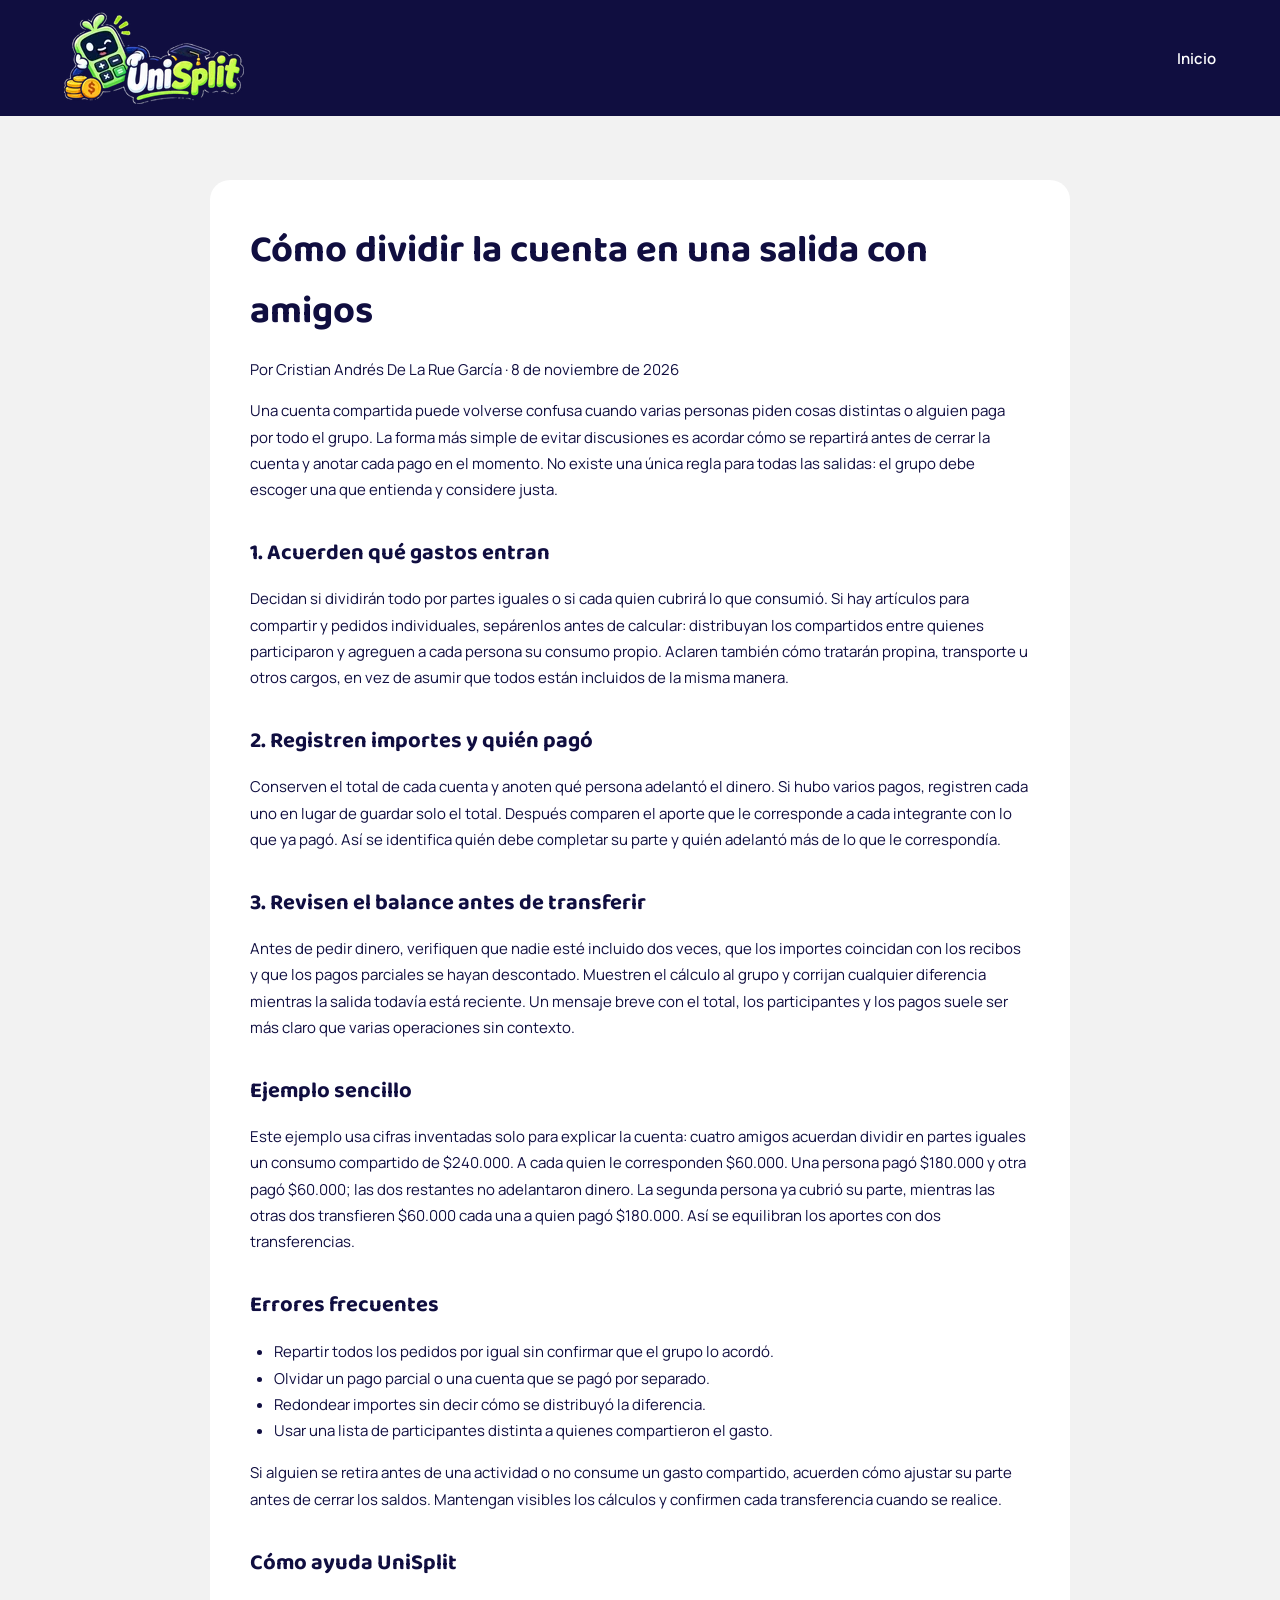
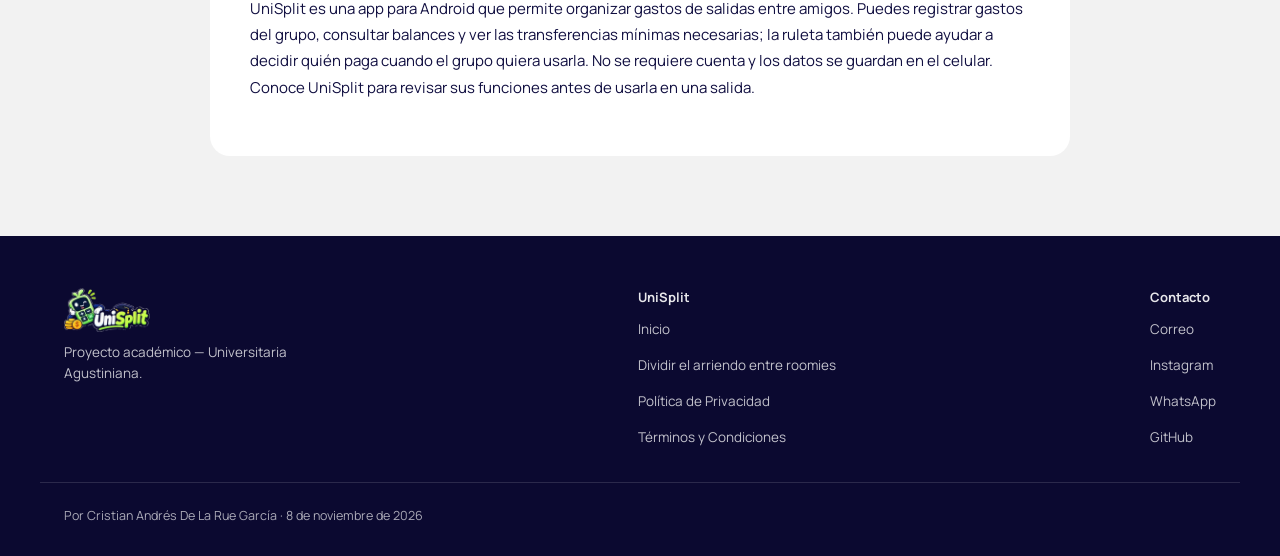
<file: como-dividir-la-cuenta-en-una-salida.html>
<!doctype html>
<html lang="es">
<head>
  <meta charset="UTF-8">
  <meta name="viewport" content="width=device-width, initial-scale=1.0">
  <meta name="description" content="Aprende a repartir la cuenta de una salida con amigos, registrar quién pagó y evitar errores con un ejemplo práctico y sencillo.">
  <link rel="canonical" href="https://landingpageunisplit.netlify.app/como-dividir-la-cuenta-en-una-salida.html">
  <title>Cómo dividir la cuenta en una salida con amigos — UniSplit</title>
  <meta property="og:title" content="Cómo dividir la cuenta en una salida con amigos — UniSplit">
  <meta property="og:description" content="Aprende a repartir la cuenta de una salida con amigos, registrar quién pagó y evitar errores con un ejemplo práctico y sencillo.">
  <meta property="og:type" content="article">
  <meta property="og:site_name" content="UniSplit">
  <meta property="og:url" content="https://landingpageunisplit.netlify.app/como-dividir-la-cuenta-en-una-salida.html">
  <meta property="og:image" content="https://landingpageunisplit.netlify.app/assets/og-unisplit.jpg">
  <meta property="og:image:alt" content="UniSplit, app para dividir gastos entre roomies y amigos">
  <meta name="twitter:card" content="summary_large_image">
  <meta name="twitter:title" content="Cómo dividir la cuenta en una salida con amigos — UniSplit">
  <meta name="twitter:description" content="Aprende a repartir la cuenta de una salida con amigos, registrar quién pagó y evitar errores con un ejemplo práctico y sencillo.">
  <meta name="twitter:image" content="https://landingpageunisplit.netlify.app/assets/og-unisplit.jpg">
  <meta name="twitter:image:alt" content="UniSplit, app para dividir gastos entre roomies y amigos">
  <script type="application/ld+json">
  {
    "@context": "https://schema.org",
    "@type": "Article",
    "headline": "Cómo dividir la cuenta en una salida con amigos",
    "description": "Aprende a repartir la cuenta de una salida con amigos, registrar quién pagó y evitar errores con un ejemplo práctico y sencillo.",
    "url": "https://landingpageunisplit.netlify.app/como-dividir-la-cuenta-en-una-salida.html",
    "inLanguage": "es-CO",
    "datePublished": "2026-11-08",
    "dateModified": "2026-11-08",
    "author": {
      "@type": "Person",
      "name": "Cristian Andrés De La Rue García",
      "url": "https://github.com/ANDRESDLRG2007/Division-grupal"
    },
    "publisher": {
      "@type": "Organization",
      "name": "UniSplit",
      "url": "https://landingpageunisplit.netlify.app/"
    },
    "image": "https://landingpageunisplit.netlify.app/assets/og-unisplit.jpg"
  }
  </script>
  <link rel="preload" href="assets/fonts/baloo-2-latin.woff2" as="font" type="font/woff2" crossorigin>
  <link rel="preload" href="assets/fonts/manrope-latin.woff2" as="font" type="font/woff2" crossorigin>
  <style>
    :root{--azul-noche:#100E40;--gris:#F2F2F2;--blanco:#FFF;--font-display:'Baloo 2',sans-serif;--font-body:'Manrope',sans-serif}*{box-sizing:border-box}body{margin:0;background:var(--gris);font-family:var(--font-body);color:var(--azul-noche)}.container{width:100%;max-width:1200px;margin:0 auto;padding:0 24px}h1,h2,.logo{font-family:var(--font-display)}a{color:inherit}.header{position:sticky;top:0;z-index:10;background:var(--blanco)}.header__inner{height:116px;display:flex;align-items:center;justify-content:space-between}.header .logo-img{display:block;width:180px;height:auto}.legal-page{min-height:60vh;padding:64px 0 80px}.legal-page__content{max-width:860px;margin:0 auto;padding:40px;border-radius:20px;background:var(--blanco)}.footer{background:#0B0930;color:#FFF;padding-top:52px}
  </style>
  <link rel="stylesheet" href="styles.css" media="print" onload="this.media='all';this.onload=null">
  <noscript><link rel="stylesheet" href="styles.css"></noscript>
</head>
<body>
  <header class="header">
    <div class="container header__inner">
      <a href="/" class="logo" aria-label="UniSplit — Inicio">
        <img src="assets/logo-header-180.webp" srcset="assets/logo-header-180.webp 1x, assets/logo-header.webp 2x" class="logo-img" width="180" height="92" alt="Logotipo de UniSplit">
      </a>
      <nav class="nav" aria-label="Navegación principal"><a href="/">Inicio</a></nav>
    </div>
  </header>
  <main class="legal-page">
    <article class="container legal-page__content guide">
      <h1>Cómo dividir la cuenta en una salida con amigos</h1>
      <p class="guide__byline">Por Cristian Andrés De La Rue García · 8 de noviembre de 2026</p>
      <p>Una cuenta compartida puede volverse confusa cuando varias personas piden cosas distintas o alguien paga por todo el grupo. La forma más simple de evitar discusiones es acordar cómo se repartirá antes de cerrar la cuenta y anotar cada pago en el momento. No existe una única regla para todas las salidas: el grupo debe escoger una que entienda y considere justa.</p>

      <h2>1. Acuerden qué gastos entran</h2>
      <p>Decidan si dividirán todo por partes iguales o si cada quien cubrirá lo que consumió. Si hay artículos para compartir y pedidos individuales, sepárenlos antes de calcular: distribuyan los compartidos entre quienes participaron y agreguen a cada persona su consumo propio. Aclaren también cómo tratarán propina, transporte u otros cargos, en vez de asumir que todos están incluidos de la misma manera.</p>

      <h2>2. Registren importes y quién pagó</h2>
      <p>Conserven el total de cada cuenta y anoten qué persona adelantó el dinero. Si hubo varios pagos, registren cada uno en lugar de guardar solo el total. Después comparen el aporte que le corresponde a cada integrante con lo que ya pagó. Así se identifica quién debe completar su parte y quién adelantó más de lo que le correspondía.</p>

      <h2>3. Revisen el balance antes de transferir</h2>
      <p>Antes de pedir dinero, verifiquen que nadie esté incluido dos veces, que los importes coincidan con los recibos y que los pagos parciales se hayan descontado. Muestren el cálculo al grupo y corrijan cualquier diferencia mientras la salida todavía está reciente. Un mensaje breve con el total, los participantes y los pagos suele ser más claro que varias operaciones sin contexto.</p>

      <h2>Ejemplo sencillo</h2>
      <p>Este ejemplo usa cifras inventadas solo para explicar la cuenta: cuatro amigos acuerdan dividir en partes iguales un consumo compartido de $240.000. A cada quien le corresponden $60.000. Una persona pagó $180.000 y otra pagó $60.000; las dos restantes no adelantaron dinero. La segunda persona ya cubrió su parte, mientras las otras dos transfieren $60.000 cada una a quien pagó $180.000. Así se equilibran los aportes con dos transferencias.</p>

      <h2>Errores frecuentes</h2>
      <ul>
        <li>Repartir todos los pedidos por igual sin confirmar que el grupo lo acordó.</li>
        <li>Olvidar un pago parcial o una cuenta que se pagó por separado.</li>
        <li>Redondear importes sin decir cómo se distribuyó la diferencia.</li>
        <li>Usar una lista de participantes distinta a quienes compartieron el gasto.</li>
      </ul>
      <p>Si alguien se retira antes de una actividad o no consume un gasto compartido, acuerden cómo ajustar su parte antes de cerrar los saldos. Mantengan visibles los cálculos y confirmen cada transferencia cuando se realice.</p>

      <h2>Cómo ayuda UniSplit</h2>
      <p>UniSplit es una app para Android que permite organizar gastos de salidas entre amigos. Puedes registrar gastos del grupo, consultar balances y ver las transferencias mínimas necesarias; la ruleta también puede ayudar a decidir quién paga cuando el grupo quiera usarla. No se requiere cuenta y los datos se guardan en el celular. <a href="/">Conoce UniSplit</a> para revisar sus funciones antes de usarla en una salida.</p>
    </article>
  </main>
  <footer class="footer">
    <div class="container footer__inner">
      <div class="footer__brand"><a href="/" class="logo logo--footer"><img src="assets/logo-header-180.webp" srcset="assets/logo-header-180.webp 1x, assets/logo-header.webp 2x" class="logo-img logo-img--footer" width="180" height="92" loading="lazy" decoding="async" alt="Logotipo de UniSplit"></a><p>Proyecto académico — Universitaria Agustiniana.</p></div>
      <div class="footer__col"><span class="footer__col-title">UniSplit</span><a href="/">Inicio</a><a href="como-dividir-el-arriendo-entre-roomies.html">Dividir el arriendo entre roomies</a><a href="privacidad.html">Política de Privacidad</a><a href="terminos.html">Términos y Condiciones</a></div>
      <div class="footer__col"><span class="footer__col-title">Contacto</span><a href="mailto:cristian.rueg@uniagustiniana.edu.co">Correo</a><a href="https://www.instagram.com/andres_8dlrg/" target="_blank" rel="noopener">Instagram</a><a href="https://wa.me/573025281624">WhatsApp</a><a href="https://github.com/ANDRESDLRG2007/Division-grupal">GitHub</a></div>
    </div>
    <div class="container footer__copy">Por Cristian Andrés De La Rue García · 8 de noviembre de 2026</div>
  </footer>
</body>
</html>
</file>
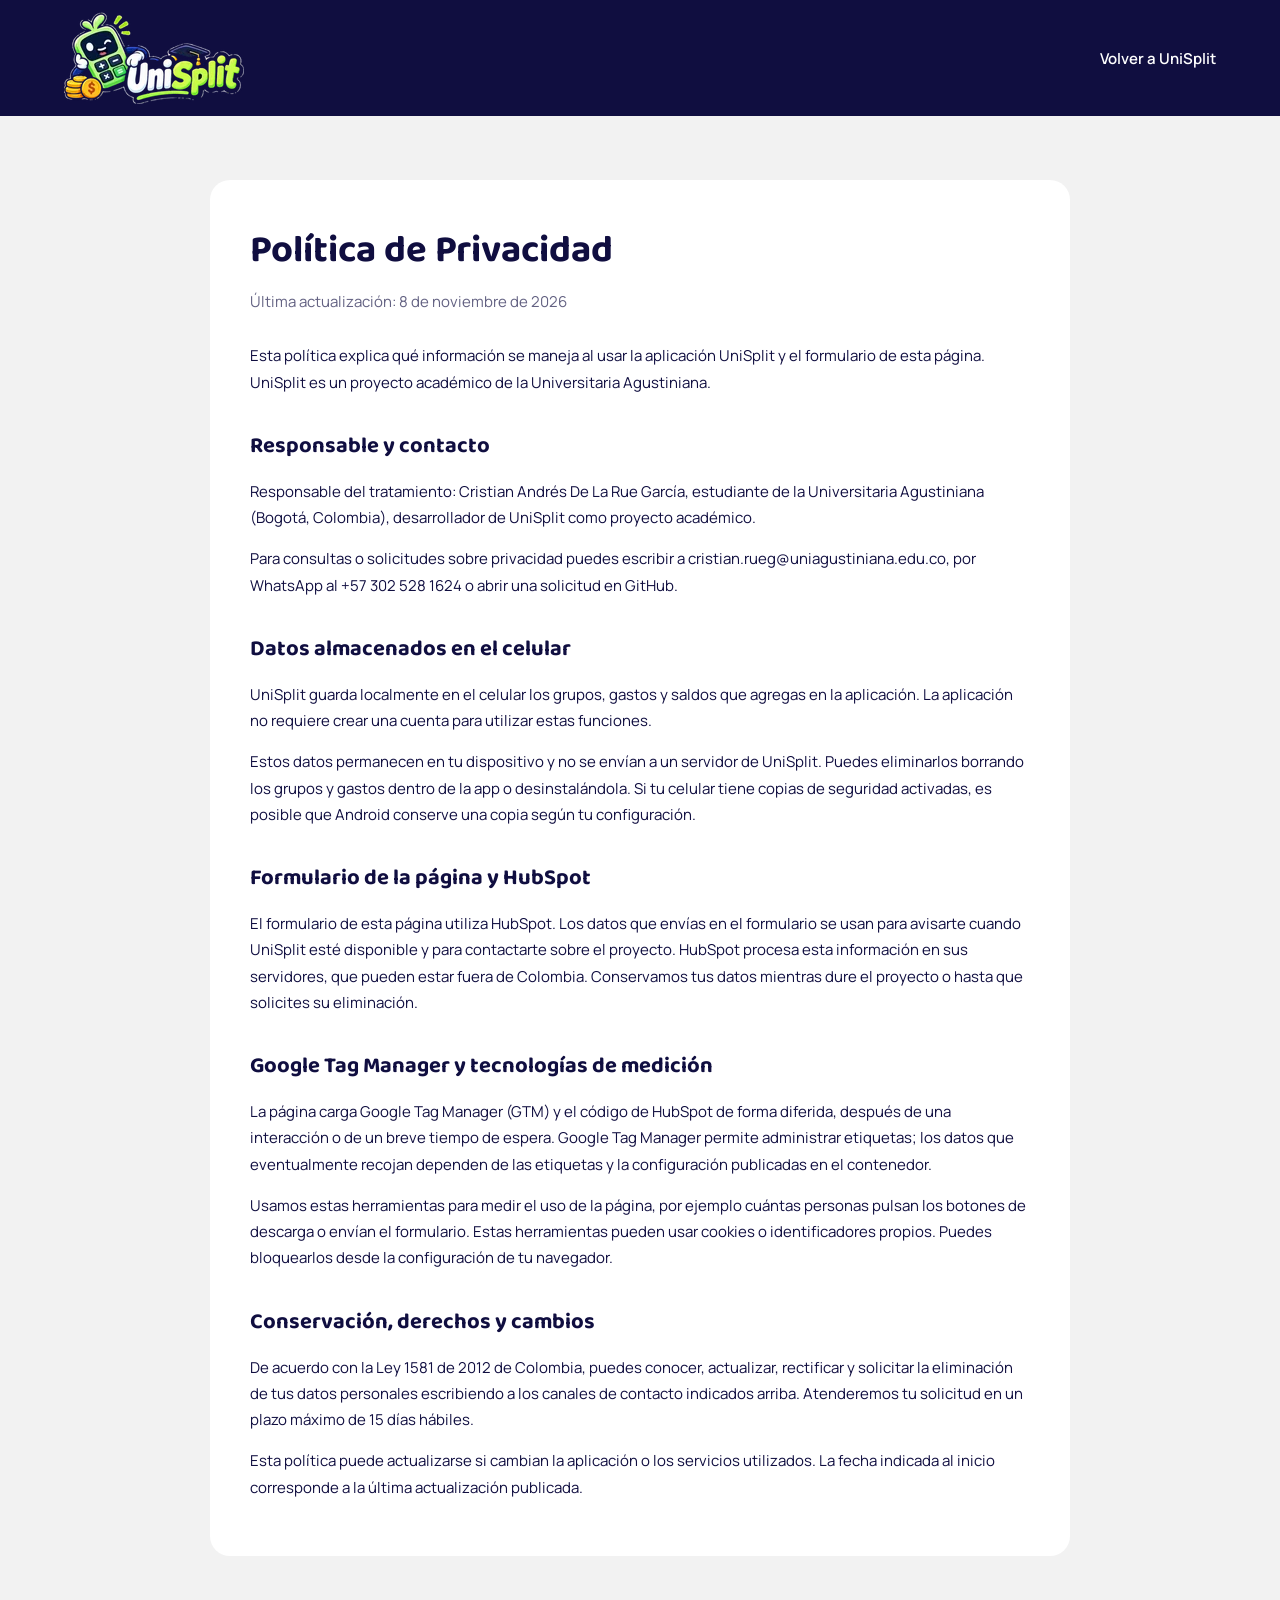
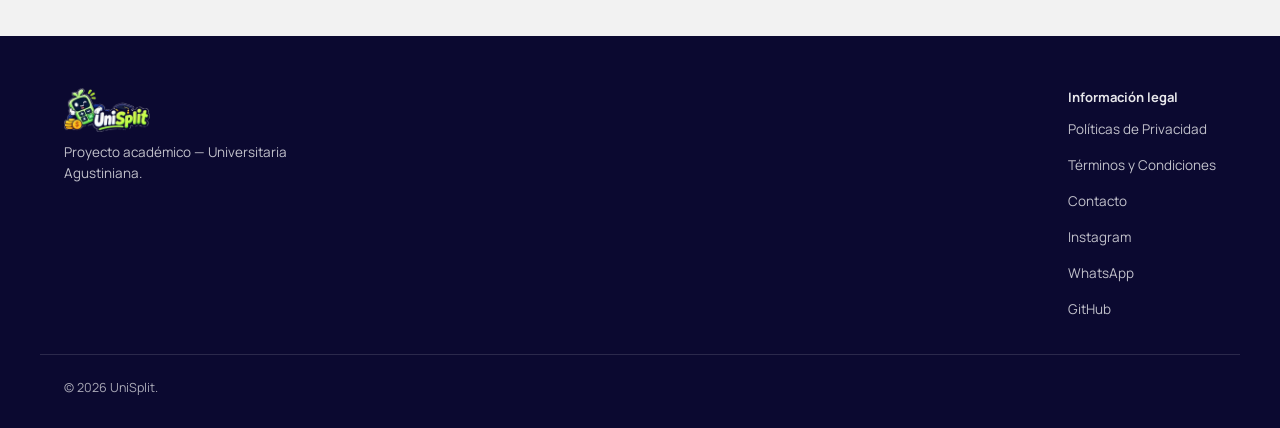
<file: privacidad.html>
<!doctype html>
<html lang="es">
<head>
  <meta charset="UTF-8">
  <meta name="viewport" content="width=device-width, initial-scale=1.0">
  <meta name="description" content="Conoce cómo UniSplit maneja los datos guardados en tu celular, el formulario de HubSpot y las solicitudes sobre privacidad.">
  <link rel="canonical" href="https://landingpageunisplit.netlify.app/privacidad.html">
  <title>Política de Privacidad — UniSplit</title>
  <meta property="og:title" content="Política de Privacidad — UniSplit">
  <meta property="og:description" content="Conoce cómo UniSplit maneja los datos guardados en tu celular, el formulario de HubSpot y las solicitudes sobre privacidad.">
  <meta property="og:type" content="website">
  <meta property="og:site_name" content="UniSplit">
  <meta property="og:url" content="https://landingpageunisplit.netlify.app/privacidad.html">
  <meta property="og:image" content="https://landingpageunisplit.netlify.app/assets/og-unisplit.jpg">
  <meta property="og:image:alt" content="UniSplit, app para dividir gastos entre roomies y amigos">
  <meta name="twitter:card" content="summary_large_image">
  <meta name="twitter:title" content="Política de Privacidad — UniSplit">
  <meta name="twitter:description" content="Conoce cómo UniSplit maneja los datos guardados en tu celular, el formulario de HubSpot y las solicitudes sobre privacidad.">
  <meta name="twitter:image" content="https://landingpageunisplit.netlify.app/assets/og-unisplit.jpg">
  <meta name="twitter:image:alt" content="UniSplit, app para dividir gastos entre roomies y amigos">
  <script type="application/ld+json">
  {
    "@context": "https://schema.org",
    "@graph": [
      {
        "@type": "WebPage",
        "name": "Política de Privacidad — UniSplit",
        "url": "https://landingpageunisplit.netlify.app/privacidad.html",
        "inLanguage": "es-CO",
        "isPartOf": {
          "@type": "WebSite",
          "name": "UniSplit",
          "url": "https://landingpageunisplit.netlify.app/"
        }
      },
      {
        "@type": "BreadcrumbList",
        "itemListElement": [
          {"@type": "ListItem", "position": 1, "name": "Inicio", "item": "https://landingpageunisplit.netlify.app/"},
          {"@type": "ListItem", "position": 2, "name": "Política de Privacidad", "item": "https://landingpageunisplit.netlify.app/privacidad.html"}
        ]
      }
    ]
  }
  </script>
  <link rel="preload" href="assets/fonts/baloo-2-latin.woff2" as="font" type="font/woff2" crossorigin>
  <link rel="preload" href="assets/fonts/manrope-latin.woff2" as="font" type="font/woff2" crossorigin>
  <style>
    :root{--azul-noche:#100E40;--gris:#F2F2F2;--blanco:#FFF;--font-display:'Baloo 2',sans-serif;--font-body:'Manrope',sans-serif}*{box-sizing:border-box}body{margin:0;background:var(--gris);font-family:var(--font-body);color:var(--azul-noche)}.container{width:100%;max-width:1200px;margin:0 auto;padding:0 24px}h1,h2,.logo{font-family:var(--font-display)}a{color:inherit}.header{position:sticky;top:0;z-index:10;background:var(--blanco)}.header__inner{height:116px;display:flex;align-items:center;justify-content:space-between}.header .logo-img{display:block;width:180px;height:auto}.legal-page{min-height:60vh;padding:64px 0 80px}.legal-page__content{max-width:860px;margin:0 auto;padding:40px;border-radius:20px;background:var(--blanco)}.footer{background:#0B0930;color:#FFF;padding-top:52px}
  </style>
  <link rel="stylesheet" href="styles.css" media="print" onload="this.media='all';this.onload=null">
  <noscript><link rel="stylesheet" href="styles.css"></noscript>
</head>
<body>
  <header class="header">
    <div class="container header__inner">
      <a href="/" class="logo" aria-label="UniSplit — Inicio">
        <img src="assets/logo-header-180.webp" srcset="assets/logo-header-180.webp 1x, assets/logo-header.webp 2x" class="logo-img" width="180" height="92" alt="Logotipo de UniSplit">
      </a>
      <nav class="nav" aria-label="Navegación principal">
        <a href="/">Volver a UniSplit</a>
      </nav>
    </div>
  </header>

  <main class="legal-page">
    <article class="container legal-page__content">
      <h1>Política de Privacidad</h1>
      <p class="legal-page__updated">Última actualización: 8 de noviembre de 2026</p>
      <p>Esta política explica qué información se maneja al usar la aplicación UniSplit y el formulario de esta página. UniSplit es un proyecto académico de la Universitaria Agustiniana.</p>

      <h2>Responsable y contacto</h2>
      <p>Responsable del tratamiento: Cristian Andrés De La Rue García, estudiante de la Universitaria Agustiniana (Bogotá, Colombia), desarrollador de UniSplit como proyecto académico.</p>
      <p>Para consultas o solicitudes sobre privacidad puedes escribir a <a href="mailto:cristian.rueg@uniagustiniana.edu.co">cristian.rueg@uniagustiniana.edu.co</a>, por WhatsApp al <a href="https://wa.me/573025281624">+57 302 528 1624</a> o abrir una solicitud en <a href="https://github.com/ANDRESDLRG2007/Division-grupal">GitHub</a>.</p>

      <h2>Datos almacenados en el celular</h2>
      <p>UniSplit guarda localmente en el celular los grupos, gastos y saldos que agregas en la aplicación. La aplicación no requiere crear una cuenta para utilizar estas funciones.</p>
      <p>Estos datos permanecen en tu dispositivo y no se envían a un servidor de UniSplit. Puedes eliminarlos borrando los grupos y gastos dentro de la app o desinstalándola. Si tu celular tiene copias de seguridad activadas, es posible que Android conserve una copia según tu configuración.</p>

      <h2>Formulario de la página y HubSpot</h2>
      <p>El formulario de esta página utiliza HubSpot. Los datos que envías en el formulario se usan para avisarte cuando UniSplit esté disponible y para contactarte sobre el proyecto. HubSpot procesa esta información en sus servidores, que pueden estar fuera de Colombia. Conservamos tus datos mientras dure el proyecto o hasta que solicites su eliminación.</p>

      <h2>Google Tag Manager y tecnologías de medición</h2>
      <p>La página carga Google Tag Manager (GTM) y el código de HubSpot de forma diferida, después de una interacción o de un breve tiempo de espera. Google Tag Manager permite administrar etiquetas; los datos que eventualmente recojan dependen de las etiquetas y la configuración publicadas en el contenedor.</p>
      <p>Usamos estas herramientas para medir el uso de la página, por ejemplo cuántas personas pulsan los botones de descarga o envían el formulario. Estas herramientas pueden usar cookies o identificadores propios. Puedes bloquearlos desde la configuración de tu navegador.</p>

      <h2>Conservación, derechos y cambios</h2>
      <p>De acuerdo con la Ley 1581 de 2012 de Colombia, puedes conocer, actualizar, rectificar y solicitar la eliminación de tus datos personales escribiendo a los canales de contacto indicados arriba. Atenderemos tu solicitud en un plazo máximo de 15 días hábiles.</p>
      <p>Esta política puede actualizarse si cambian la aplicación o los servicios utilizados. La fecha indicada al inicio corresponde a la última actualización publicada.</p>
    </article>
  </main>

  <footer class="footer">
    <div class="container footer__inner">
      <div class="footer__brand">
        <a href="/" class="logo logo--footer" aria-label="UniSplit — Inicio">
          <img src="assets/logo-header-180.webp" srcset="assets/logo-header-180.webp 1x, assets/logo-header.webp 2x" class="logo-img logo-img--footer" width="180" height="92" loading="lazy" decoding="async" alt="Logotipo de UniSplit">
        </a>
        <p>Proyecto académico — Universitaria Agustiniana.</p>
      </div>
      <div class="footer__col">
        <span class="footer__col-title">Información legal</span>
        <a href="privacidad.html">Políticas de Privacidad</a>
        <a href="terminos.html">Términos y Condiciones</a>
        <a href="mailto:cristian.rueg@uniagustiniana.edu.co">Contacto</a>
        <a href="https://www.instagram.com/andres_8dlrg/" target="_blank" rel="noopener">Instagram</a>
        <a href="https://wa.me/573025281624">WhatsApp</a>
        <a href="https://github.com/ANDRESDLRG2007/Division-grupal">GitHub</a>
      </div>
    </div>
    <div class="container footer__copy">© 2026 UniSplit.</div>
  </footer>
</body>
</html>
</file>
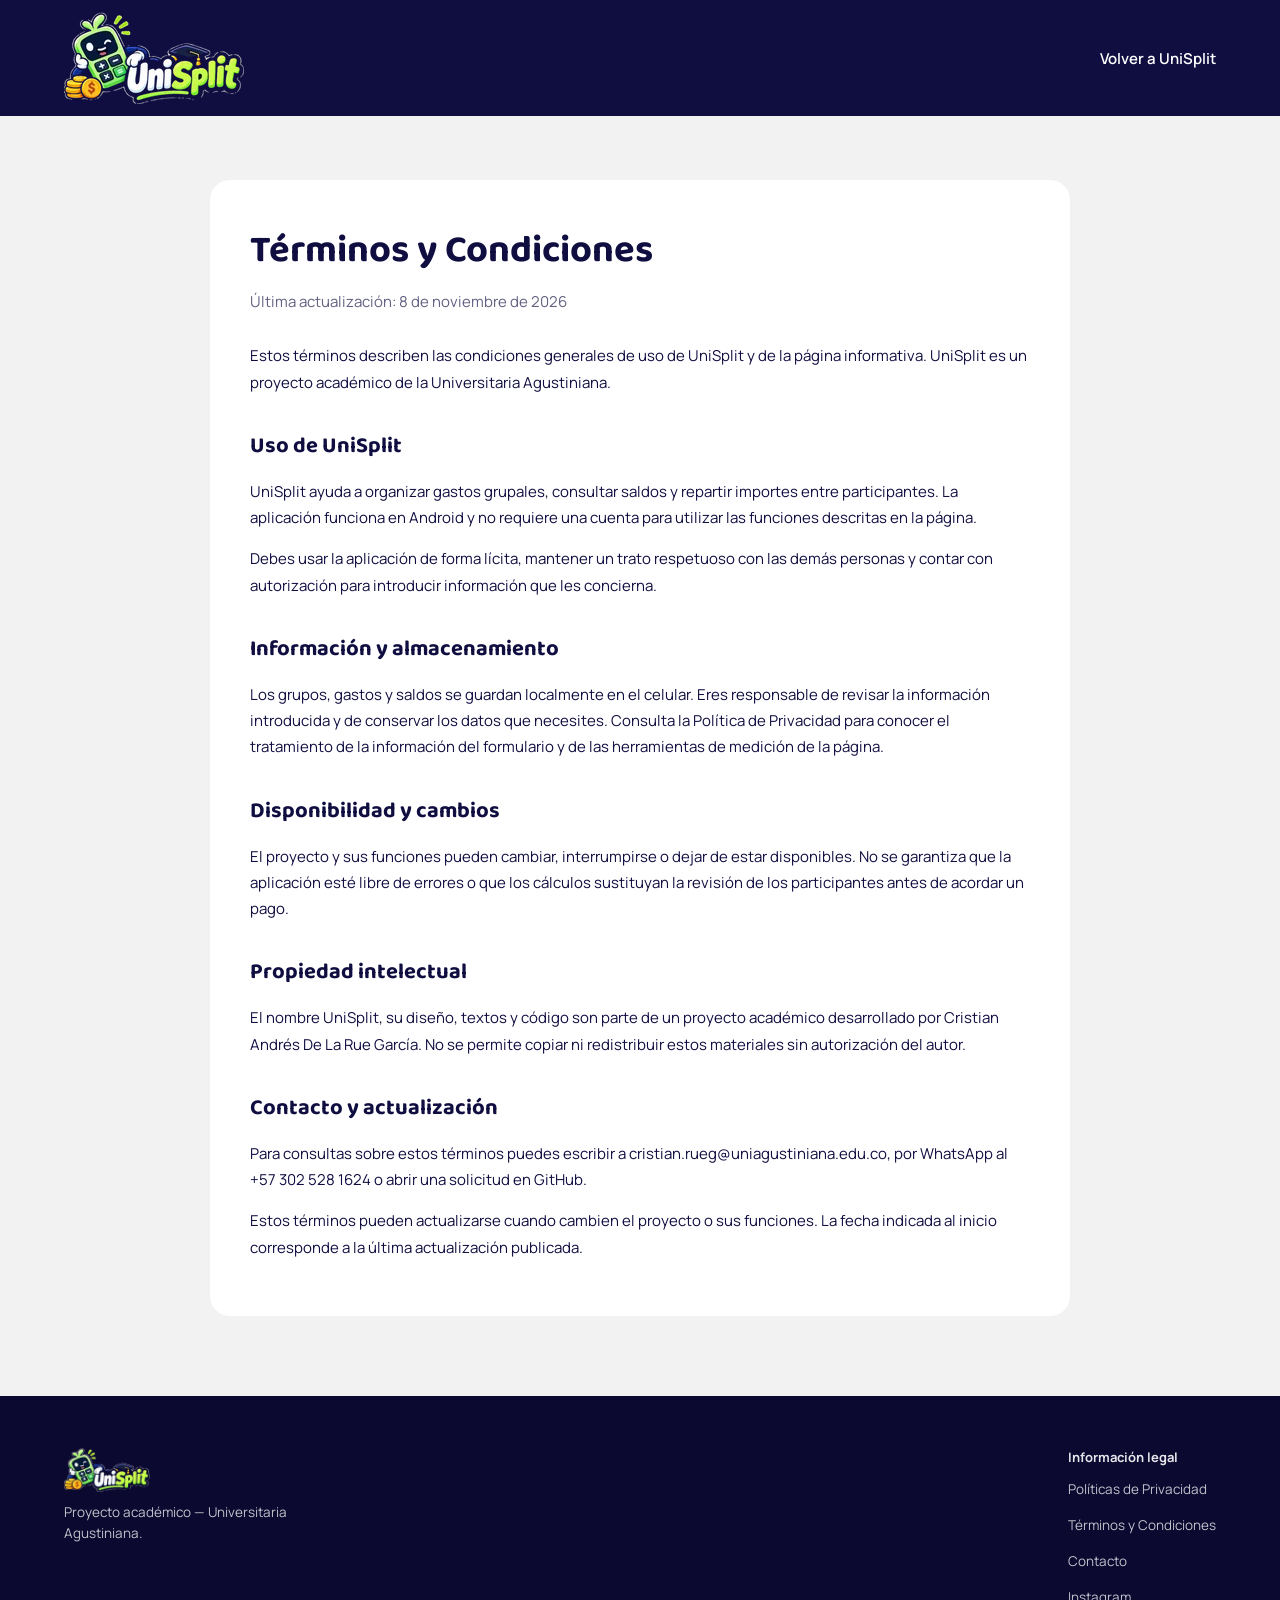
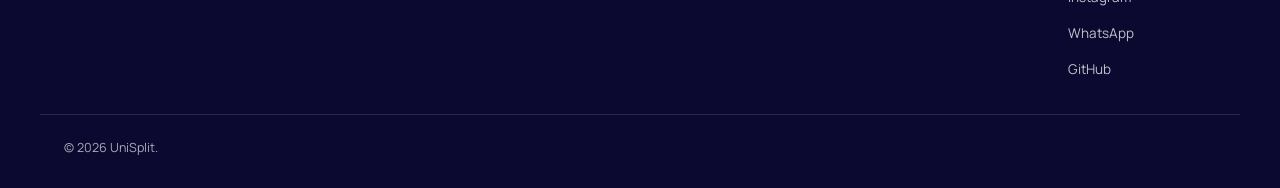
<file: terminos.html>
<!doctype html>
<html lang="es">
<head>
  <meta charset="UTF-8">
  <meta name="viewport" content="width=device-width, initial-scale=1.0">
  <meta name="description" content="Consulta las condiciones de uso de UniSplit para Android, su almacenamiento local, disponibilidad y canales de contacto del proyecto.">
  <link rel="canonical" href="https://landingpageunisplit.netlify.app/terminos.html">
  <title>Términos y Condiciones — UniSplit</title>
  <meta property="og:title" content="Términos y Condiciones — UniSplit">
  <meta property="og:description" content="Consulta las condiciones de uso de UniSplit para Android, su almacenamiento local, disponibilidad y canales de contacto del proyecto.">
  <meta property="og:type" content="website">
  <meta property="og:site_name" content="UniSplit">
  <meta property="og:url" content="https://landingpageunisplit.netlify.app/terminos.html">
  <meta property="og:image" content="https://landingpageunisplit.netlify.app/assets/og-unisplit.jpg">
  <meta property="og:image:alt" content="UniSplit, app para dividir gastos entre roomies y amigos">
  <meta name="twitter:card" content="summary_large_image">
  <meta name="twitter:title" content="Términos y Condiciones — UniSplit">
  <meta name="twitter:description" content="Consulta las condiciones de uso de UniSplit para Android, su almacenamiento local, disponibilidad y canales de contacto del proyecto.">
  <meta name="twitter:image" content="https://landingpageunisplit.netlify.app/assets/og-unisplit.jpg">
  <meta name="twitter:image:alt" content="UniSplit, app para dividir gastos entre roomies y amigos">
  <script type="application/ld+json">
  {
    "@context": "https://schema.org",
    "@graph": [
      {
        "@type": "WebPage",
        "name": "Términos y Condiciones — UniSplit",
        "url": "https://landingpageunisplit.netlify.app/terminos.html",
        "inLanguage": "es-CO",
        "isPartOf": {
          "@type": "WebSite",
          "name": "UniSplit",
          "url": "https://landingpageunisplit.netlify.app/"
        }
      },
      {
        "@type": "BreadcrumbList",
        "itemListElement": [
          {"@type": "ListItem", "position": 1, "name": "Inicio", "item": "https://landingpageunisplit.netlify.app/"},
          {"@type": "ListItem", "position": 2, "name": "Términos y Condiciones", "item": "https://landingpageunisplit.netlify.app/terminos.html"}
        ]
      }
    ]
  }
  </script>
  <link rel="preload" href="assets/fonts/baloo-2-latin.woff2" as="font" type="font/woff2" crossorigin>
  <link rel="preload" href="assets/fonts/manrope-latin.woff2" as="font" type="font/woff2" crossorigin>
  <style>
    :root{--azul-noche:#100E40;--gris:#F2F2F2;--blanco:#FFF;--font-display:'Baloo 2',sans-serif;--font-body:'Manrope',sans-serif}*{box-sizing:border-box}body{margin:0;background:var(--gris);font-family:var(--font-body);color:var(--azul-noche)}.container{width:100%;max-width:1200px;margin:0 auto;padding:0 24px}h1,h2,.logo{font-family:var(--font-display)}a{color:inherit}.header{position:sticky;top:0;z-index:10;background:var(--blanco)}.header__inner{height:116px;display:flex;align-items:center;justify-content:space-between}.header .logo-img{display:block;width:180px;height:auto}.legal-page{min-height:60vh;padding:64px 0 80px}.legal-page__content{max-width:860px;margin:0 auto;padding:40px;border-radius:20px;background:var(--blanco)}.footer{background:#0B0930;color:#FFF;padding-top:52px}
  </style>
  <link rel="stylesheet" href="styles.css" media="print" onload="this.media='all';this.onload=null">
  <noscript><link rel="stylesheet" href="styles.css"></noscript>
</head>
<body>
  <header class="header">
    <div class="container header__inner">
      <a href="/" class="logo" aria-label="UniSplit — Inicio">
        <img src="assets/logo-header-180.webp" srcset="assets/logo-header-180.webp 1x, assets/logo-header.webp 2x" class="logo-img" width="180" height="92" alt="Logotipo de UniSplit">
      </a>
      <nav class="nav" aria-label="Navegación principal">
        <a href="/">Volver a UniSplit</a>
      </nav>
    </div>
  </header>

  <main class="legal-page">
    <article class="container legal-page__content">
      <h1>Términos y Condiciones</h1>
      <p class="legal-page__updated">Última actualización: 8 de noviembre de 2026</p>
      <p>Estos términos describen las condiciones generales de uso de UniSplit y de la página informativa. UniSplit es un proyecto académico de la Universitaria Agustiniana.</p>

      <h2>Uso de UniSplit</h2>
      <p>UniSplit ayuda a organizar gastos grupales, consultar saldos y repartir importes entre participantes. La aplicación funciona en Android y no requiere una cuenta para utilizar las funciones descritas en la página.</p>
      <p>Debes usar la aplicación de forma lícita, mantener un trato respetuoso con las demás personas y contar con autorización para introducir información que les concierna.</p>

      <h2>Información y almacenamiento</h2>
      <p>Los grupos, gastos y saldos se guardan localmente en el celular. Eres responsable de revisar la información introducida y de conservar los datos que necesites. Consulta la <a href="privacidad.html">Política de Privacidad</a> para conocer el tratamiento de la información del formulario y de las herramientas de medición de la página.</p>

      <h2>Disponibilidad y cambios</h2>
      <p>El proyecto y sus funciones pueden cambiar, interrumpirse o dejar de estar disponibles. No se garantiza que la aplicación esté libre de errores o que los cálculos sustituyan la revisión de los participantes antes de acordar un pago.</p>

      <h2>Propiedad intelectual</h2>
      <p>El nombre UniSplit, su diseño, textos y código son parte de un proyecto académico desarrollado por Cristian Andrés De La Rue García. No se permite copiar ni redistribuir estos materiales sin autorización del autor.</p>

      <h2>Contacto y actualización</h2>
      <p>Para consultas sobre estos términos puedes escribir a <a href="mailto:cristian.rueg@uniagustiniana.edu.co">cristian.rueg@uniagustiniana.edu.co</a>, por WhatsApp al <a href="https://wa.me/573025281624">+57 302 528 1624</a> o abrir una solicitud en <a href="https://github.com/ANDRESDLRG2007/Division-grupal">GitHub</a>.</p>
      <p>Estos términos pueden actualizarse cuando cambien el proyecto o sus funciones. La fecha indicada al inicio corresponde a la última actualización publicada.</p>
    </article>
  </main>

  <footer class="footer">
    <div class="container footer__inner">
      <div class="footer__brand">
        <a href="/" class="logo logo--footer" aria-label="UniSplit — Inicio">
          <img src="assets/logo-header-180.webp" srcset="assets/logo-header-180.webp 1x, assets/logo-header.webp 2x" class="logo-img logo-img--footer" width="180" height="92" loading="lazy" decoding="async" alt="Logotipo de UniSplit">
        </a>
        <p>Proyecto académico — Universitaria Agustiniana.</p>
      </div>
      <div class="footer__col">
        <span class="footer__col-title">Información legal</span>
        <a href="privacidad.html">Políticas de Privacidad</a>
        <a href="terminos.html">Términos y Condiciones</a>
        <a href="mailto:cristian.rueg@uniagustiniana.edu.co">Contacto</a>
        <a href="https://www.instagram.com/andres_8dlrg/" target="_blank" rel="noopener">Instagram</a>
        <a href="https://wa.me/573025281624">WhatsApp</a>
        <a href="https://github.com/ANDRESDLRG2007/Division-grupal">GitHub</a>
      </div>
    </div>
    <div class="container footer__copy">© 2026 UniSplit.</div>
  </footer>
</body>
</html>
</file>
<file: styles.css>
@font-face{font-family:"Baloo 2";font-style:normal;font-weight:500 800;font-display:swap;src:url(assets/fonts/baloo-2-latin.woff2) format("woff2")}@font-face{font-family:Manrope;font-style:normal;font-weight:400 800;font-display:swap;src:url(assets/fonts/manrope-latin.woff2) format("woff2")}:root{--azul-noche: #100E40;--verde: #4EC26E;--verde-hover: #3DA85B;--lima: #D2F25E;--lima-hover: #C3E64C;--naranja: #F2A81D;--gris: #F2F2F2;--blanco: #FFFFFF;--font-display: "Baloo 2", sans-serif;--font-body: "Manrope", sans-serif}*{box-sizing:border-box}body{margin:0;background:var(--gris);font-family:var(--font-body);color:var(--azul-noche)}.container{width:100%;max-width:1200px;margin:0 auto;padding:0 24px}.container--narrow{max-width:800px}h1,h2,h3,.logo,.btn{font-family:var(--font-display)}a{text-decoration:none;color:inherit}.btn{display:inline-flex;align-items:center;justify-content:center;font-weight:700;font-size:16px;padding:16px 28px;border-radius:12px;border:none;cursor:pointer;transition:background .15s ease}.btn--sm{padding:11px 22px;font-size:14px;border-radius:10px}.btn--block{width:100%}.btn--green{background:var(--verde);color:var(--blanco)}.btn--green:hover{background:var(--verde-hover)}.btn--lime{background:var(--lima);color:var(--azul-noche)}.btn--lime:hover{background:var(--lima-hover)}.link-arrow{font-weight:700;font-size:15px}.link-arrow:hover{color:var(--verde)}.header{background:var(--azul-noche);position:sticky;top:0;z-index:10;transition:box-shadow .35s ease}.header.is-scrolled{box-shadow:0 2px 28px #0a083073}.header__inner{height:116px;display:flex;align-items:center;justify-content:space-between}.logo{display:flex;align-items:center}.logo-img{height:108px;width:auto;display:block}.logo-img--footer{height:44px}.nav{display:flex;align-items:center;gap:32px}.nav a:not(.btn){color:var(--blanco);font-weight:600;font-size:15px}.nav a:not(.btn):hover{color:var(--lima)}.hero{position:relative;overflow:hidden;background:radial-gradient(55% 80% at 12% 15%,rgba(78,194,110,.35),transparent 60%),radial-gradient(45% 70% at 88% 25%,rgba(210,242,94,.18),transparent 60%),radial-gradient(60% 80% at 50% 115%,rgba(242,168,29,.2),transparent 60%),var(--azul-noche);color:var(--blanco)}.hero:before{content:"";position:absolute;left:50%;top:50%;width:min(1000px,140vw);aspect-ratio:1;border-radius:50%;background:conic-gradient(var(--verde) 0 60deg,var(--lima) 60deg 120deg,var(--naranja) 120deg 180deg,var(--verde) 180deg 240deg,var(--lima) 240deg 300deg,var(--naranja) 300deg 360deg);-webkit-mask:radial-gradient(circle,transparent 28%,#000 29%);mask:radial-gradient(circle,transparent 28%,#000 29%);opacity:.13;transform:translate(-50%,-50%);animation:girar-ruleta 60s linear infinite;pointer-events:none}.hero__inner{position:relative;z-index:1;padding:88px 24px}.hero__copy{max-width:860px;margin:0 auto;display:flex;flex-direction:column;gap:24px;align-items:center;text-align:center}.badge{align-self:flex-start;background:var(--gris);border-radius:999px;padding:8px 16px;font-size:13px;font-weight:700}.hero .badge{align-self:center;background:#ffffff1f;color:var(--lima)}.hero__copy h1{margin:0;font-size:48px;line-height:1.12;font-weight:800}.hero__copy p{margin:0;font-size:18px;line-height:1.6;opacity:.75;max-width:680px}.hero__actions{display:flex;align-items:center;justify-content:center;gap:16px;margin-top:8px;flex-wrap:wrap}.hero__actions .link-arrow{color:var(--blanco)}.hero__actions .link-arrow:hover{color:var(--lima)}@keyframes girar-ruleta{to{transform:translate(-50%,-50%) rotate(360deg)}}@media (prefers-reduced-motion: reduce){.hero:before{animation:none}}.benefits{background:var(--gris);padding:88px 0}.section-head{text-align:center;max-width:640px;margin:0 auto 56px}.section-head h2{margin:0 0 12px;font-size:34px;font-weight:800}.section-head p{margin:0;font-size:16px;opacity:.7}.app-summary{padding:48px 0;background:var(--blanco)}.app-summary__content{max-width:900px}.app-summary h2{margin:0 0 12px;font-size:30px;text-align:center}.app-summary p{margin:0;font-size:16px;line-height:1.75}.benefits__grid{display:grid;grid-template-columns:repeat(3,minmax(0,1fr));gap:28px}.benefit-card{background:var(--blanco);border-radius:20px;padding:36px 28px;display:flex;flex-direction:column;gap:14px;transition:transform .22s ease,box-shadow .22s ease}.benefit-card:hover{transform:translateY(-6px);box-shadow:0 20px 48px #100e401a}.benefit-card__icon{width:56px;height:56px;border-radius:14px;display:flex;align-items:center;justify-content:center}.benefit-icon{width:28px;height:28px;flex-shrink:0}.benefit-card__icon--green{background:#4ec26e21;color:#4ec26e}.benefit-card__icon--orange{background:#f2a81d21;color:#c98a10}.benefit-card__icon--lime{background:#d2f25e45;color:var(--azul-noche)}.benefit-card h3{margin:0;font-size:19px;font-weight:700}.benefit-card p{margin:0;font-size:14.5px;line-height:1.6;opacity:.72}.cta{background:var(--azul-noche);color:var(--blanco)}.cta__inner{max-width:640px;padding:80px 24px;text-align:center;display:flex;flex-direction:column;align-items:center;gap:20px}.cta__inner h2{margin:0;font-size:32px;font-weight:800}.cta__inner p{margin:0;opacity:.75}.cta__fineprint{font-size:13px;opacity:.5}.signup{background:var(--gris);padding:88px 0}.signup__inner{max-width:1120px;display:grid;grid-template-columns:minmax(0,.85fr) minmax(0,1.15fr);align-items:center;gap:64px}.signup__intro{max-width:440px}.signup__logo{display:block;width:min(100%,320px);height:auto;margin:0 0 28px}.signup__eyebrow{display:inline-block;margin-bottom:12px;color:var(--verde-hover);font-size:13px;font-weight:800;text-transform:uppercase}.signup__intro h2{margin:0 0 12px;font-size:36px;line-height:1.15}.signup__intro p{margin:0;font-size:16px;line-height:1.6;opacity:.72}.signup__panel{min-width:0;padding:32px;background:var(--blanco);border:1px solid rgba(16,14,64,.08);border-radius:20px;box-shadow:0 18px 42px #100e4014}.signup--submitted .signup__intro{display:none}.signup--submitted .signup__inner{display:block;max-width:820px}.signup--submitted .signup__panel{margin:0 auto}.hs-form-frame{width:100%;min-height:280px}.faq{background:var(--blanco);padding:80px 0}.faq__title{text-align:center;font-size:30px;font-weight:800;margin:0 0 40px}.faq__list{display:flex;flex-direction:column;gap:16px}.faq-item{background:var(--gris);border-radius:14px;overflow:hidden}.faq-item__question{width:100%;text-align:left;background:none;border:none;cursor:pointer;font-family:var(--font-display);font-size:16px;font-weight:700;color:var(--azul-noche);padding:22px 26px;display:flex;justify-content:space-between;align-items:center;gap:16px}.faq-item__icon{font-size:20px;font-weight:400;transition:transform .2s ease;flex:0 0 auto}.faq-item.is-open .faq-item__icon{transform:rotate(45deg)}.faq-item__answer{max-height:0;overflow:hidden;transition:max-height .25s ease;padding:0 26px}.faq-item__answer p{margin:0 0 22px;font-size:14.5px;line-height:1.6;opacity:.72}.faq-item.is-open .faq-item__answer{max-height:240px}.about-us{padding:80px 0;background:var(--blanco)}.about-us__details{max-width:640px;margin:0 auto;padding:24px;border-radius:16px;background:var(--gris);font-size:15px;line-height:1.7}.about-us__details p{margin:0}.about-us__details p+p{margin-top:12px}.legal-page{min-height:60vh;padding:64px 0 80px}.legal-page__content{max-width:860px;margin:0 auto;padding:40px;border-radius:20px;background:var(--blanco)}.legal-page__content h1{margin:0 0 8px;font-size:38px}.legal-page__content h2{margin:32px 0 8px;font-size:22px}.legal-page__content p,.legal-page__content li{font-size:15px;line-height:1.75}.legal-page__content ul{padding-left:24px}.legal-page__updated{margin:0 0 28px;opacity:.65}.footer{background:#0b0930;color:var(--blanco);padding-top:52px}.footer__inner{display:flex;justify-content:space-between;flex-wrap:wrap;gap:32px;padding-bottom:32px;border-bottom:1px solid rgba(255,255,255,.13)}.footer__brand{max-width:260px;display:flex;flex-direction:column;gap:10px}.footer__brand p{margin:0;font-size:13.5px;line-height:1.6;opacity:.75}.footer__col{display:flex;flex-direction:column;gap:10px}.footer__col-title{font-size:13px;font-weight:700;opacity:.9}.footer__col a{font-size:13.5px;opacity:.75;padding:4px 0}.footer__copy{padding:24px 24px 32px;font-size:12.5px;opacity:.65}@keyframes fadeSlideUp{0%{opacity:0;transform:translateY(28px)}to{opacity:1;transform:translateY(0)}}@keyframes fadeIn{0%{opacity:0}to{opacity:1}}@keyframes floatBob{0%,to{transform:translateY(0)}50%{transform:translateY(-9px)}}@keyframes pulseLima{0%,to{box-shadow:0 0 #d2f25e59}50%{box-shadow:0 0 0 10px #d2f25e00}}.badge{opacity:0;animation:fadeSlideUp .6s ease .05s forwards}.hero__copy h1{opacity:0;animation:fadeSlideUp .7s ease .18s forwards}.hero__copy>p{opacity:0;animation:fadeSlideUp .6s ease .32s forwards}.hero__actions{opacity:0;animation:fadeSlideUp .6s ease .46s forwards}.hero__card{opacity:0;animation:fadeIn .8s ease .3s forwards}.btn--lime{animation:pulseLima 2.8s ease infinite}[data-animate]{opacity:0;transform:translateY(22px);transition:opacity .55s ease,transform .55s ease}[data-animate].is-visible{opacity:1;transform:translateY(0)}[data-delay="1"]{transition-delay:.12s}[data-delay="2"]{transition-delay:.24s}.benefit-card[data-animate].is-visible{transition:opacity .55s ease,transform .22s ease,box-shadow .22s ease}#beneficios,#quienes-somos,#faq,#formulario{scroll-margin-top:100px}@media (max-width: 900px){.nav a:not(.btn){display:none}.legal-page__content{padding:28px 24px}.hero__inner{padding:56px 24px}.hero__copy h1{font-size:36px}.signup{padding:64px 0}.signup__inner{grid-template-columns:1fr;gap:32px}.signup__intro{margin:0 auto;text-align:center}.signup__logo{margin:0 auto 24px}.signup__intro h2{font-size:30px}.signup__panel{padding:22px 18px}.benefits__grid{grid-template-columns:1fr}.footer__inner{flex-direction:column}}#hubspot-form label,#hubspot-form legend{color:var(--azul-noche)!important;font-family:Manrope,sans-serif!important;font-size:12px!important;font-weight:700!important}#hubspot-form .hs-form-field,#hubspot-form .hsfc-FieldLayout{margin-bottom:14px!important}#hubspot-form .hs-input,#hubspot-form .hsfc-TextInput,#hubspot-form input[type=text],#hubspot-form input[type=email],#hubspot-form input[type=tel]{width:100%!important;box-sizing:border-box!important;background:#f7f8fa!important;border:1px solid rgba(16,14,64,.18)!important;border-radius:10px!important;padding:13px 14px!important;font-size:14px!important;color:#100e40!important}#hubspot-form .hs-button,#hubspot-form .hsfc-Button,#hubspot-form input[type=submit]{width:100%!important;background:#d2f25e!important;color:#100e40!important;border:none!important;border-radius:10px!important;padding:14px!important;font-family:"Baloo 2",sans-serif!important;font-size:15px!important;font-weight:700!important;cursor:pointer}#hubspot-form .hs-button:hover,#hubspot-form .hsfc-Button:hover{background:#c3e64c!important}#hubspot-form .hs-error-msg,#hubspot-form .hs-error-msgs label{color:#b42318!important}.download-modal{position:fixed;inset:0;z-index:1100;display:grid;place-items:center;padding:24px;background:#100e40b8;backdrop-filter:blur(5px)}.download-modal[hidden]{display:none}.download-modal__dialog{width:min(100%,460px);padding:36px 32px;background:var(--blanco);border-radius:20px;text-align:center;box-shadow:0 24px 64px #0a083052;animation:modalFadeIn .25s ease both}.download-modal__icon{width:64px;height:64px;margin:0 auto 20px}.download-modal__icon svg{display:block;width:100%;height:100%}.download-modal__dialog h2{margin:0 0 12px;font-size:26px;line-height:1.2}.download-modal__dialog p{margin:0 0 24px;font-size:15px;line-height:1.6;opacity:.75}@keyframes modalFadeIn{0%{opacity:0;transform:translateY(12px)}to{opacity:1;transform:translateY(0)}}@media (max-width: 600px){.download-modal__dialog{padding:32px 24px}.download-modal__dialog h2{font-size:23px}}#como-funciona,#testimonios,#prefooter{scroll-margin-top:100px}.howto{background:var(--blanco);padding:88px 0}.howto__layout{display:grid;grid-template-columns:minmax(0,.8fr) minmax(0,1.2fr);align-items:center;gap:64px}.howto__visual{display:flex;justify-content:center}.howto__shot{max-width:280px;width:100%;height:auto}.phone{width:260px;padding:12px;background:var(--azul-noche);border-radius:38px;box-shadow:0 24px 56px #100e4040;position:relative}.phone__notch{position:absolute;top:18px;left:50%;width:70px;height:6px;border-radius:999px;background:#fff3;transform:translate(-50%)}.phone__screen{background:var(--gris);border-radius:28px;padding:34px 16px 18px;display:flex;flex-direction:column;gap:14px;min-height:400px}.phone__top{display:flex;justify-content:space-between;align-items:center;gap:8px}.phone__group{font-family:var(--font-display);font-weight:800;font-size:16px}.phone__chip{background:var(--lima);border-radius:999px;padding:3px 10px;font-size:11px;font-weight:700;white-space:nowrap}.phone__list{list-style:none;margin:0;padding:0;display:flex;flex-direction:column;gap:8px}.phone__list li,.phone__pay{display:flex;justify-content:space-between;gap:8px;background:var(--blanco);border-radius:12px;padding:11px 12px;font-size:13px}.phone__result{margin-top:auto;background:var(--azul-noche);color:var(--blanco);border-radius:16px;padding:14px;display:flex;flex-direction:column;gap:8px}.phone__result-title{font-family:var(--font-display);font-weight:700;font-size:15px;color:var(--lima)}.phone__pay{background:#ffffff1a;font-size:12.5px}.phone__pay b{color:var(--lima)}.howto__steps{list-style:none;margin:0;padding:0;display:flex;flex-direction:column;gap:20px}.howto-step{display:flex;align-items:flex-start;gap:20px;background:var(--gris);border-radius:20px;padding:26px 28px}.howto-step__num{flex:0 0 auto;width:44px;height:44px;border-radius:50%;background:var(--verde);color:var(--blanco);font-family:var(--font-display);font-weight:800;font-size:20px;display:flex;align-items:center;justify-content:center}.howto-step:nth-child(2) .howto-step__num{background:var(--naranja)}.howto-step:nth-child(3) .howto-step__num{background:var(--lima);color:var(--azul-noche)}.howto-step h3{margin:0 0 6px;font-size:20px;font-weight:700}.howto-step p{margin:0;font-size:14.5px;line-height:1.6;opacity:.72}.howto__cta{margin-top:48px;text-align:center}.testimonials{background:var(--gris);padding:88px 0}.testimonials__grid{display:grid;grid-template-columns:repeat(4,minmax(0,1fr));gap:24px}.testimonial-card{margin:0;background:var(--blanco);border-radius:20px;border-top:4px solid var(--verde);padding:28px 24px;display:flex;flex-direction:column;justify-content:space-between;gap:20px}.testimonial-card:nth-child(2){border-top-color:var(--naranja)}.testimonial-card:nth-child(3){border-top-color:var(--lima)}.testimonial-card blockquote{margin:0;font-size:15px;line-height:1.6}.testimonial-card figcaption{font-family:var(--font-display);font-weight:700;font-size:16px}.testimonial-card--pendiente{border:2px dashed var(--naranja);opacity:.85}.prefooter{background:var(--lima);color:var(--azul-noche)}.prefooter__inner{padding:36px 24px;display:flex;align-items:center;justify-content:space-between;gap:24px}.prefooter__text{margin:0;font-family:var(--font-display);font-weight:700;font-size:20px;line-height:1.3}.prefooter__links{display:flex;gap:12px}.prefooter__icon{width:48px;height:48px;border-radius:50%;background:var(--azul-noche);color:var(--lima);display:flex;align-items:center;justify-content:center;transition:transform .15s ease}.prefooter__icon:hover{transform:translateY(-3px)}.prefooter__icon svg{width:22px;height:22px}@media (max-width: 900px){.howto,.testimonials{padding:64px 0}.howto__layout{grid-template-columns:1fr;gap:40px}.testimonials__grid{grid-template-columns:repeat(2,minmax(0,1fr))}}@media (max-width: 600px){.testimonials__grid{grid-template-columns:1fr}.howto-step{padding:20px;gap:16px}.prefooter__inner{flex-direction:column;text-align:center}}.testimonial-card__title{margin:0;font-size:18px;font-weight:700}.testimonial-card__text{margin:0;font-size:14.5px;line-height:1.6;opacity:.72}.howto__shot{display:block;max-width:300px;width:100%;height:auto;border-radius:28px;box-shadow:0 24px 56px #100e4040}.howto-step p strong{opacity:1;color:var(--azul-noche)}.howto__note{max-width:640px;margin:36px auto 0;text-align:center;font-size:14.5px;line-height:1.6;opacity:.72}.howto{position:relative;overflow:hidden;color:var(--blanco);background:radial-gradient(50% 45% at 85% 12%,rgba(78,194,110,.28),transparent 65%),radial-gradient(45% 40% at 8% 88%,rgba(242,168,29,.16),transparent 65%),radial-gradient(40% 35% at 50% 50%,rgba(210,242,94,.06),transparent 70%),var(--azul-noche)}.howto__eyebrow{display:inline-block;margin-bottom:12px;padding:6px 14px;border-radius:999px;background:#d2f25e24;color:var(--lima);font-size:12.5px;font-weight:800;text-transform:uppercase;letter-spacing:.04em}.quick-steps{list-style:none;margin:0 0 64px;padding:0;display:grid;grid-template-columns:repeat(3,minmax(0,1fr));gap:20px;counter-reset:none}.quick-step{display:flex;align-items:center;gap:16px;padding:20px 22px;border-radius:18px;background:#ffffff0f;border:1px solid rgba(255,255,255,.1);backdrop-filter:blur(4px)}.quick-step__num{flex:0 0 auto;width:42px;height:42px;border-radius:50%;display:flex;align-items:center;justify-content:center;background:var(--verde);color:var(--blanco);font-family:var(--font-display);font-weight:800;font-size:19px}.quick-step:nth-child(2) .quick-step__num{background:var(--naranja)}.quick-step:nth-child(3) .quick-step__num{background:var(--lima);color:var(--azul-noche)}.quick-step h3{margin:0 0 2px;font-size:18px;font-weight:700}.quick-step p{margin:0;font-size:13.5px;line-height:1.45;opacity:.7}.showcase{display:grid;grid-template-columns:minmax(0,1.1fr) minmax(0,.9fr);align-items:center;gap:64px}.showcase__stage{position:relative;order:2;width:min(100%,300px);margin:0 auto}.showcase__glow{position:absolute;inset:10% -25%;border-radius:50%;background:conic-gradient(var(--verde),var(--lima),var(--naranja),var(--verde));filter:blur(70px);opacity:.28;animation:girar-glow 24s linear infinite}@keyframes girar-glow{to{transform:rotate(360deg)}}.showcase__phone{position:relative;padding:10px;border-radius:42px;background:#0b0930;border:1px solid rgba(255,255,255,.18);box-shadow:0 30px 70px #00000073,inset 0 0 0 2px #ffffff0a}.showcase__screen{position:relative;aspect-ratio:716 / 1600;border-radius:32px;overflow:hidden;background:#0d2230}.showcase__shot{position:absolute;inset:0;width:100%;height:100%;object-fit:cover;opacity:0;transform:scale(1.04);transition:opacity .6s ease,transform .8s ease}.showcase__shot.is-active{opacity:1;transform:scale(1)}.showcase__chip{position:absolute;z-index:2;padding:9px 14px;border-radius:999px;background:var(--blanco);color:var(--azul-noche);font-size:13px;font-weight:800;white-space:nowrap;box-shadow:0 12px 28px #0000004d;animation:floatBob 4.5s ease-in-out infinite}.showcase__chip--a{top:14%;left:-34%}.showcase__chip--b{bottom:16%;right:-32%;background:var(--lima);animation-delay:-2.2s}.showcase__tabs{display:flex;flex-direction:column;gap:14px}.showcase__tab{position:relative;overflow:hidden;width:100%;padding:18px 22px;text-align:left;font-family:inherit;color:inherit;cursor:pointer;border-radius:18px;background:#ffffff0d;border:1px solid rgba(255,255,255,.1);transition:background .3s ease,border-color .3s ease,transform .3s ease}.showcase__tab:hover{background:#ffffff17}.showcase__tab:focus-visible{outline:2px solid var(--lima);outline-offset:2px}.showcase__tab.is-active{background:#d2f25e17;border-color:#d2f25e8c;transform:translate(6px)}.showcase__head{display:flex;align-items:center;gap:14px}.showcase__emoji{flex:0 0 auto;width:40px;height:40px;border-radius:12px;display:flex;align-items:center;justify-content:center;background:#ffffff1a;font-size:20px}.showcase__tab.is-active .showcase__emoji{background:var(--lima)}.showcase__title{font-family:var(--font-display);font-size:18px;font-weight:700}.showcase__body{display:grid;grid-template-rows:0fr;transition:grid-template-rows .4s ease}.showcase__tab.is-active .showcase__body{grid-template-rows:1fr}.showcase__text{display:block;overflow:hidden;min-height:0;padding-left:54px;font-size:14.5px;line-height:1.6;opacity:0;transition:opacity .4s ease .1s}.showcase__tab.is-active .showcase__text{padding-top:10px;opacity:.8}.showcase__text strong{color:var(--lima)}.showcase__bar{position:absolute;left:0;bottom:0;height:3px;width:0;background:linear-gradient(90deg,var(--verde),var(--lima))}.showcase__tab.is-active .showcase__bar{animation:showcaseBar 6s linear forwards;animation-play-state:paused}.showcase.is-playing .showcase__tab.is-active .showcase__bar{animation-play-state:running}@keyframes showcaseBar{0%{width:0}to{width:100%}}.howto__cta{margin-top:56px}.testimonials{position:relative;overflow:hidden;background:radial-gradient(40% 50% at 0% 0%,rgba(78,194,110,.14),transparent 70%),radial-gradient(40% 50% at 100% 100%,rgba(242,168,29,.14),transparent 70%),var(--gris)}.testimonial-card{position:relative;overflow:hidden;justify-content:flex-start;box-shadow:0 10px 30px #100e400f;transition:transform .25s ease,box-shadow .25s ease}.testimonial-card:after{content:"";position:absolute;right:-30px;bottom:-30px;width:110px;height:110px;border-radius:50%;background:currentColor;color:var(--verde);opacity:.08}.testimonial-card:nth-child(2):after{color:var(--naranja)}.testimonial-card:nth-child(3):after{color:#9bbf1a}.testimonial-card:hover{transform:translateY(-6px);box-shadow:0 22px 48px #100e401f}.testimonial-card[data-animate].is-visible{transition:opacity .55s ease,transform .25s ease,box-shadow .25s ease}.testimonial-card__emoji{width:52px;height:52px;border-radius:16px;display:flex;align-items:center;justify-content:center;font-size:26px;background:#4ec26e24}.testimonial-card:nth-child(2) .testimonial-card__emoji{background:#f2a81d29}.testimonial-card:nth-child(3) .testimonial-card__emoji{background:#d2f25e66}.testimonial-card:nth-child(4) .testimonial-card__emoji{background:#100e4014}@media (max-width: 1100px){.showcase__chip--a{left:-18%}.showcase__chip--b{right:-16%}}@media (max-width: 900px){.quick-steps{grid-template-columns:1fr;margin-bottom:44px}.showcase{grid-template-columns:1fr;gap:40px}.showcase__stage{order:0;width:min(100%,260px)}.showcase__chip{display:none}.showcase__tab.is-active{transform:none}}@media (max-width: 600px){.showcase__tab{padding:16px}.showcase__title{font-size:16px}.showcase__text{padding-left:0}}@media (prefers-reduced-motion: reduce){.showcase__glow,.showcase__chip{animation:none}.showcase__tab.is-active .showcase__bar{animation:none;width:100%}}.testimonial-card__mark{position:absolute;top:6px;right:18px;font-family:var(--font-display);font-size:84px;line-height:1;font-weight:800;color:var(--verde);opacity:.22;pointer-events:none}.testimonial-card:nth-child(2) .testimonial-card__mark{color:var(--naranja)}.testimonial-card:nth-child(3) .testimonial-card__mark{color:#9bbf1a}.testimonial-card blockquote{position:relative;z-index:1;font-size:16px;line-height:1.55;font-weight:600;padding-top:18px}.testimonial-card figcaption{position:relative;z-index:1;display:flex;align-items:center;gap:12px;margin-top:auto}.testimonial-card__avatar{width:38px;height:38px;border-radius:50%;display:flex;align-items:center;justify-content:center;background:var(--verde);color:var(--blanco);font-family:var(--font-display);font-weight:800;font-size:17px}.testimonial-card:nth-child(2) .testimonial-card__avatar{background:var(--naranja)}.testimonial-card:nth-child(3) .testimonial-card__avatar{background:var(--lima);color:var(--azul-noche)}.testimonial-card:nth-child(4) .testimonial-card__avatar{background:var(--azul-noche);color:var(--lima)}
</file>
<file: animations.css>
.header{background:var(--blanco)}.header .nav a:not(.btn),.header .nav a:not(.btn):hover{color:var(--azul-noche)}.header .btn--green{color:var(--azul-noche)}.cta{background:var(--lima);color:var(--azul-noche)}.cta .btn{background:var(--azul-noche);color:var(--blanco)}.cta .btn:hover{background:#0b0930}.cta .cta__fineprint{opacity:1}.signup{background:var(--azul-noche);color:var(--blanco)}html{scroll-behavior:smooth}html :is(#beneficios,#como-funciona,#testimonios,#formulario,#faq,#prefooter){scroll-margin-top:120px}[data-animate],[data-animate].is-visible{opacity:1;transform:none}html.motion-ready [data-animate]:not(.is-visible){opacity:0;transform:translateY(22px);transition:opacity .65s cubic-bezier(.22,1,.36,1),transform .65s cubic-bezier(.22,1,.36,1)}html.motion-ready [data-animate].is-visible{opacity:1;transform:translateY(0);transition:opacity .65s cubic-bezier(.22,1,.36,1),transform .65s cubic-bezier(.22,1,.36,1)}html.motion-ready [data-animate][data-delay="1"]{transition-delay:.12s}html.motion-ready [data-animate][data-delay="2"]{transition-delay:.24s}.hero .badge,.hero__copy h1,.hero__copy>p,.hero__actions{opacity:1;transform:none;animation:none}html.motion-ready:not(.motion-reduced) .hero .badge{animation:hero-enter .6s cubic-bezier(.22,1,.36,1) .05s both}html.motion-ready:not(.motion-reduced) .hero__copy h1{animation:hero-enter .7s cubic-bezier(.22,1,.36,1) .16s both}html.motion-ready:not(.motion-reduced) .hero__copy>p{animation:hero-enter .65s cubic-bezier(.22,1,.36,1) .28s both}html.motion-ready:not(.motion-reduced) .hero__actions{animation:hero-enter .6s cubic-bezier(.22,1,.36,1) .4s both}@keyframes hero-enter{0%{opacity:0;transform:translateY(18px)}to{opacity:1;transform:translateY(0)}}.header__inner{transition:transform .35s ease;transform-origin:center}.header.is-scrolled .header__inner{transform:scale(.94)}.header .nav a:not(.btn){position:relative}.header .nav a:not(.btn):after{position:absolute;right:0;bottom:-5px;left:0;height:2px;background:var(--lima);content:"";transform:scaleX(0);transform-origin:left;transition:transform .25s ease}.header .nav a:not(.btn):hover:after,.header .nav a:not(.btn):focus-visible:after{transform:scaleX(1)}.btn{position:relative;isolation:isolate;transition:transform .22s cubic-bezier(.22,1,.36,1),background-color .18s ease}.btn--lime{animation:none}.btn:before{position:absolute;z-index:-1;inset:-5px;border-radius:inherit;background:var(--lima);content:"";opacity:0;transform:scale(.94);transition:opacity .25s ease,transform .25s ease;pointer-events:none}.btn:hover{transform:translateY(-3px)}.btn:hover:before{opacity:.35;transform:scale(1.02)}.btn:active{transform:translateY(0) scale(.97)}.btn:focus-visible{outline:3px solid var(--naranja);outline-offset:4px}html.motion-ready:not(.motion-reduced) #btn-cta-principal:before{animation:hero-cta-pulse 3.2s ease-in-out infinite}@keyframes hero-cta-pulse{0%,to{opacity:.08;transform:scale(.98)}50%{opacity:.28;transform:scale(1.06)}}.benefit-card__icon{transition:transform .3s cubic-bezier(.22,1,.36,1)}.benefit-card:hover .benefit-card__icon{transform:rotate(-6deg) scale(1.08)}.quick-steps{position:relative}.quick-step__num{transition:transform .25s ease}.quick-step.is-visible .quick-step__num{animation:step-pop .45s cubic-bezier(.22,1,.36,1) both}.quick-step[data-delay="1"].is-visible .quick-step__num{animation-delay:.12s}.quick-step[data-delay="2"].is-visible .quick-step__num{animation-delay:.24s}@keyframes step-pop{0%{opacity:.7;transform:scale(.72)}70%{opacity:1;transform:scale(1.12)}to{opacity:1;transform:scale(1)}}.showcase__phone{animation:phone-float 5.5s ease-in-out infinite;will-change:transform}@keyframes phone-float{0%,to{transform:translateY(0)}50%{transform:translateY(-7px)}}html.motion-ready:not(.motion-reduced) .showcase__shot.is-active:not(.is-entered){opacity:0;transform:translate(var(--shot-entry-x, -24px)) scale(.98)}.showcase__shot.is-entering{animation:screenshot-enter .75s cubic-bezier(.22,1,.36,1) both}.showcase__bar{width:100%;transform:scaleX(0);transform-origin:left center}@keyframes showcaseBar{0%{transform:scaleX(0)}to{transform:scaleX(1)}}@keyframes screenshot-enter{0%{opacity:0;transform:translate(var(--shot-entry-x, -24px)) scale(.98)}to{opacity:1;transform:translate(0) scale(1)}}.testimonial-card{transition:transform .35s cubic-bezier(.22,1,.36,1),box-shadow .35s ease}.signup__panel[data-animate]{transition:opacity .7s cubic-bezier(.22,1,.36,1),transform .7s cubic-bezier(.22,1,.36,1)}.faq-item__answer{transition:max-height .4s cubic-bezier(.22,1,.36,1)}.faq-item__icon{transition:transform .35s cubic-bezier(.22,1,.36,1)}.scroll-progress{position:fixed;z-index:20;top:0;left:0;width:100%;height:3px;background:var(--lima);transform:scaleX(0);transform-origin:left center;pointer-events:none}.howto__cta{position:relative}.howto__marquee{position:absolute;top:-44px;left:50%;width:100vw;height:30px;overflow:hidden;transform:translate(-50%);pointer-events:none}.howto__marquee-track{display:flex;width:max-content;height:100%;align-items:center;gap:34px;animation:marquee-scroll 24s linear infinite;will-change:transform}.howto__marquee-item{display:inline-flex;align-items:center;gap:10px;color:#ffffffd1;font-size:12px;font-weight:800;letter-spacing:.08em;text-transform:uppercase;white-space:nowrap}.howto__marquee-item svg{width:16px;height:16px;color:var(--lima);flex:0 0 auto}.showcase__icon{display:flex;flex:0 0 auto;width:40px;height:40px;align-items:center;justify-content:center;border-radius:12px;background:#ffffff1a}.showcase__icon svg{width:20px;height:20px}.showcase__chip{display:inline-flex;align-items:center;gap:8px}.showcase__chip svg{width:16px;height:16px;flex:0 0 auto}.showcase__tab.is-active .showcase__icon{background:var(--lima)}@keyframes marquee-scroll{to{transform:translate(-50%)}}@media (max-width: 600px){.showcase__phone{animation:none;will-change:auto}.showcase__glow{filter:blur(36px)}.howto__marquee-track{gap:24px;animation-duration:30s}.howto__marquee-item{font-size:10px}}@media (max-width: 340px){.header__inner{height:96px}.header .logo-img{height:80px}.header .nav .btn{padding:10px 14px;font-size:13px;white-space:nowrap}}@media (prefers-reduced-motion: reduce){html{scroll-behavior:auto}html.motion-ready.motion-reduced [data-animate],html.motion-ready.motion-reduced [data-animate].is-visible{opacity:1;transform:none;transition:none}html.motion-ready .hero .badge,html.motion-ready .hero__copy h1,html.motion-ready .hero__copy>p,html.motion-ready .hero__actions,html.motion-ready .btn--lime,html.motion-ready #btn-cta-principal:before,html.motion-ready .showcase__phone,html.motion-ready .howto__marquee-track,html.motion-ready .quick-step__num,html.motion-ready .showcase__glow,html.motion-ready .showcase__chip{animation:none!important}html.motion-ready .howto__marquee-track{will-change:auto}html.motion-ready .showcase__tab.is-active .showcase__bar{transform:scaleX(1)}html.motion-ready .showcase__shot.is-active:not(.is-entered){opacity:1;transform:none}html.motion-ready *,html.motion-ready *:before,html.motion-ready *:after{scroll-behavior:auto!important;transition-duration:.01ms!important}}
</file>
